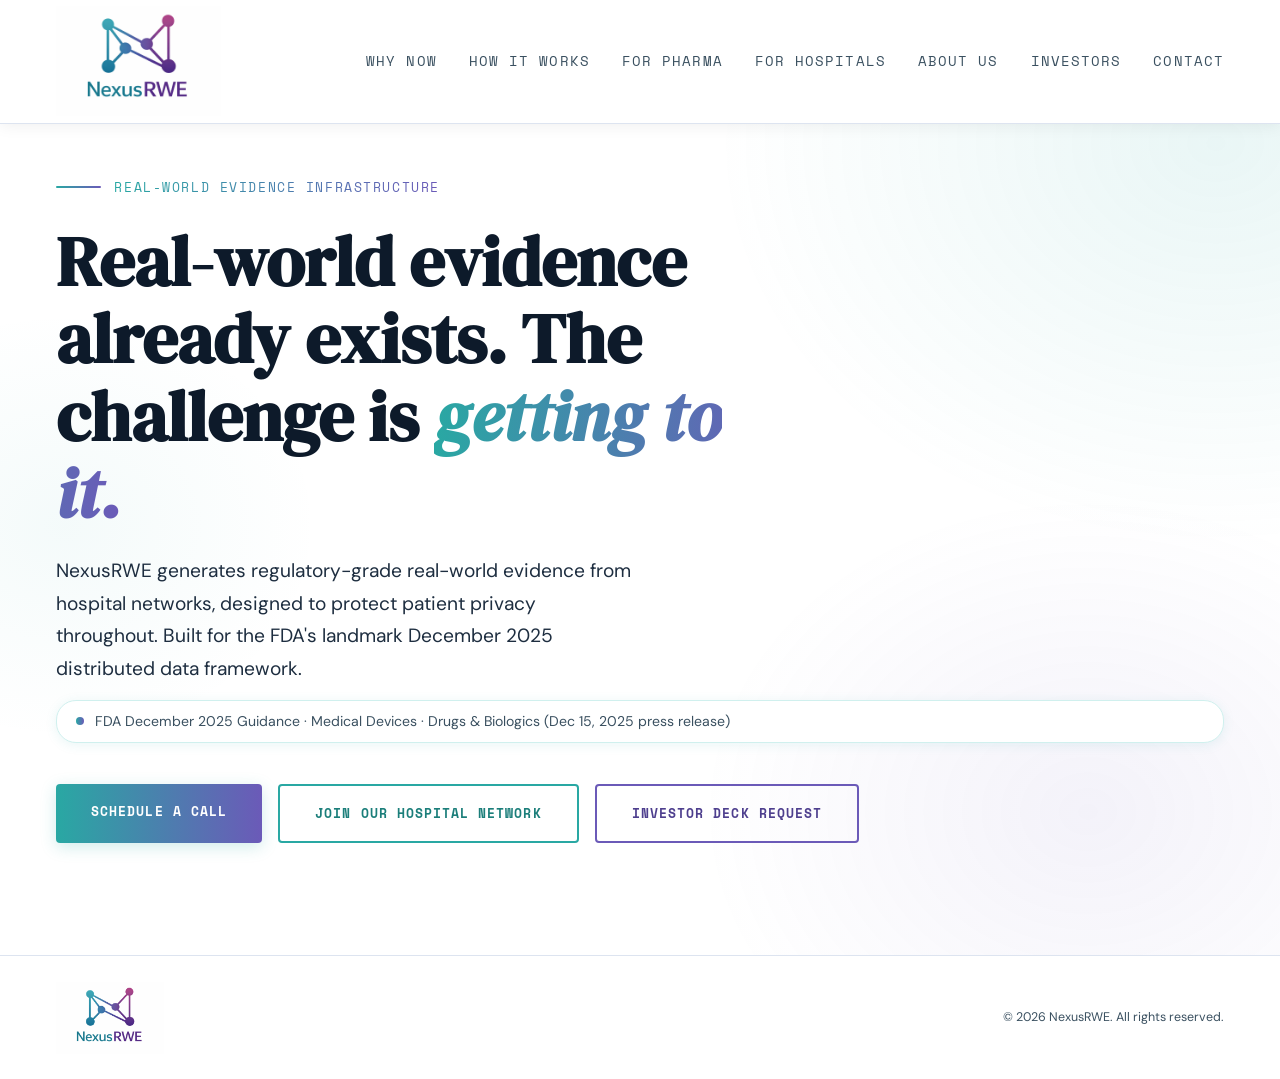
<file: index.html>
﻿<!DOCTYPE html>
<html lang="en">
<head>
<meta charset="UTF-8">
<meta name="viewport" content="width=device-width, initial-scale=1.0">
<title>NexusRWE | Federated Real-World Evidence Infrastructure for FDA Submissions</title>
<meta name="description" content="NexusRWE generates regulatory-grade real-world evidence from hospital networks without moving patient data. Federated, privacy-preserving RWE infrastructure built for the FDA's December 2025 distributed data framework.">
<meta name="keywords" content="real-world evidence, RWE, federated analytics, FDA real-world evidence, ICH M14, post-market safety study, distributed data, privacy-preserving analytics, hospital data, regulatory submissions, eCTD, CDISC, differential privacy, pharmacoepidemiology">
<meta name="author" content="NexusRWE">
<meta name="robots" content="index, follow, max-image-preview:large">
<link rel="canonical" href="https://nexusrwe.com/">

<!-- Open Graph -->
<meta property="og:type" content="website">
<meta property="og:site_name" content="NexusRWE">
<meta property="og:title" content="NexusRWE | Federated Real-World Evidence Infrastructure">
<meta property="og:description" content="Regulatory-grade real-world evidence from hospital networks without moving patient data. Built for the FDA's December 2025 distributed data framework.">
<meta property="og:url" content="https://nexusrwe.com/">
<meta property="og:image" content="https://nexusrwe.com/nexusIcon.png">
<meta property="og:image:alt" content="NexusRWE logo">
<meta property="og:locale" content="en_US">

<!-- Twitter Card -->
<meta name="twitter:card" content="summary_large_image">
<meta name="twitter:title" content="NexusRWE | Federated Real-World Evidence Infrastructure">
<meta name="twitter:description" content="Regulatory-grade real-world evidence from hospital networks without moving patient data.">
<meta name="twitter:image" content="https://nexusrwe.com/nexusIcon.png">

<!-- Theme -->
<meta name="theme-color" content="#29A8A3">

<link rel="icon" href="/favicon.png" type="image/png" sizes="32x32">
<link rel="apple-touch-icon" href="/favicon.png">
<link rel="stylesheet" href="styles.css">
<link rel="preconnect" href="https://fonts.googleapis.com">
<link href="https://fonts.googleapis.com/css2?family=DM+Serif+Display:ital@0;1&family=DM+Sans:opsz,wght@9..40,400;9..40,500;9..40,600&family=Space+Mono:wght@400;700&display=swap" rel="stylesheet">

<!-- Structured data -->
<script type="application/ld+json">
{
  "@context": "https://schema.org",
  "@type": "Organization",
  "name": "NexusRWE",
  "url": "https://nexusrwe.com/",
  "logo": "https://nexusrwe.com/nexusIcon.png",
  "description": "Federated, privacy-preserving real-world evidence infrastructure for hospital networks and life-sciences sponsors. Generates regulatory-grade RWE without moving patient data.",
  "sameAs": []
}
</script>
<script type="application/ld+json">
{
  "@context": "https://schema.org",
  "@type": "WebSite",
  "name": "NexusRWE",
  "url": "https://nexusrwe.com/"
}
</script>
<style>
@keyframes fadeUp {
  from { opacity:0; transform:translateY(20px); }
  to   { opacity:1; transform:translateY(0); }
}
.hero-eyebrow { animation:fadeUp 0.6s ease 0.1s both; }
.hero h1       { animation:fadeUp 0.6s ease 0.2s both; }
.hero .hero-sub{ animation:fadeUp 0.6s ease 0.3s both; }
.fact-badge    { animation:fadeUp 0.6s ease 0.4s both; }
.hero .cta-row { animation:fadeUp 0.6s ease 0.5s both; }
</style>
</head>
<body>
<nav>
  <div class="nav-logo"><img src="[data-uri]" alt="NexusRWE"></div>
  <div class="nav-links">
    <a href="problem.html">Why Now</a>
    <a href="how.html">How It Works</a>
    <a href="pharma.html">For Pharma</a>
    <a href="hospitals.html">For Hospitals</a>
    <a href="team.html">About Us</a>
    <a href="investors.html">Investors</a>
    <a href="contact.html">Contact</a>
  </div>
<button class="nav-hamburger" onclick="toggleNav()" aria-label="Toggle menu"><span></span><span></span><span></span></button>
</nav>

<section class="hero">
  <div class="hero-bg"></div>
  <div class="hero-eyebrow">
    <span class="grad-line"></span>
    <span class="grad-text">Real-World Evidence Infrastructure</span>
  </div>
  <h1>Real-world evidence already exists. The challenge is <em>getting to it.</em></h1>
  <p class="hero-sub">NexusRWE generates regulatory-grade real-world evidence from hospital networks, designed to protect patient privacy throughout. Built for the FDA's landmark December 2025 distributed data framework.</p>
  <div class="fact-badge">
    <span class="badge-dot"></span>
    FDA December 2025 Guidance &middot; Medical Devices &middot; Drugs &amp; Biologics (Dec 15, 2025 press release)
  </div>
  <div class="cta-row">
    <a href="contact.html" class="btn btn-grad">Schedule a Call</a>
    <a href="contact.html" class="btn btn-outline">Join Our Hospital Network</a>
    <a href="contact.html" class="btn btn-outline-purple">Investor Deck Request</a>
  </div>
</section>

<footer>
  <div class="footer-logo"><img src="[data-uri]" alt="NexusRWE"></div>
  <p>&copy; 2026 NexusRWE. All rights reserved.</p>
</footer>

<script>
function toggleNav(){var l=document.querySelector('.nav-links'),b=document.querySelector('.nav-hamburger');l.classList.toggle('open');b.classList.toggle('open');}
document.addEventListener('click',function(e){if(!document.querySelector('nav').contains(e.target)){var l=document.querySelector('.nav-links'),b=document.querySelector('.nav-hamburger');if(l){l.classList.remove('open');}if(b){b.classList.remove('open');}}});
</script>
</body>
</html>
</file>
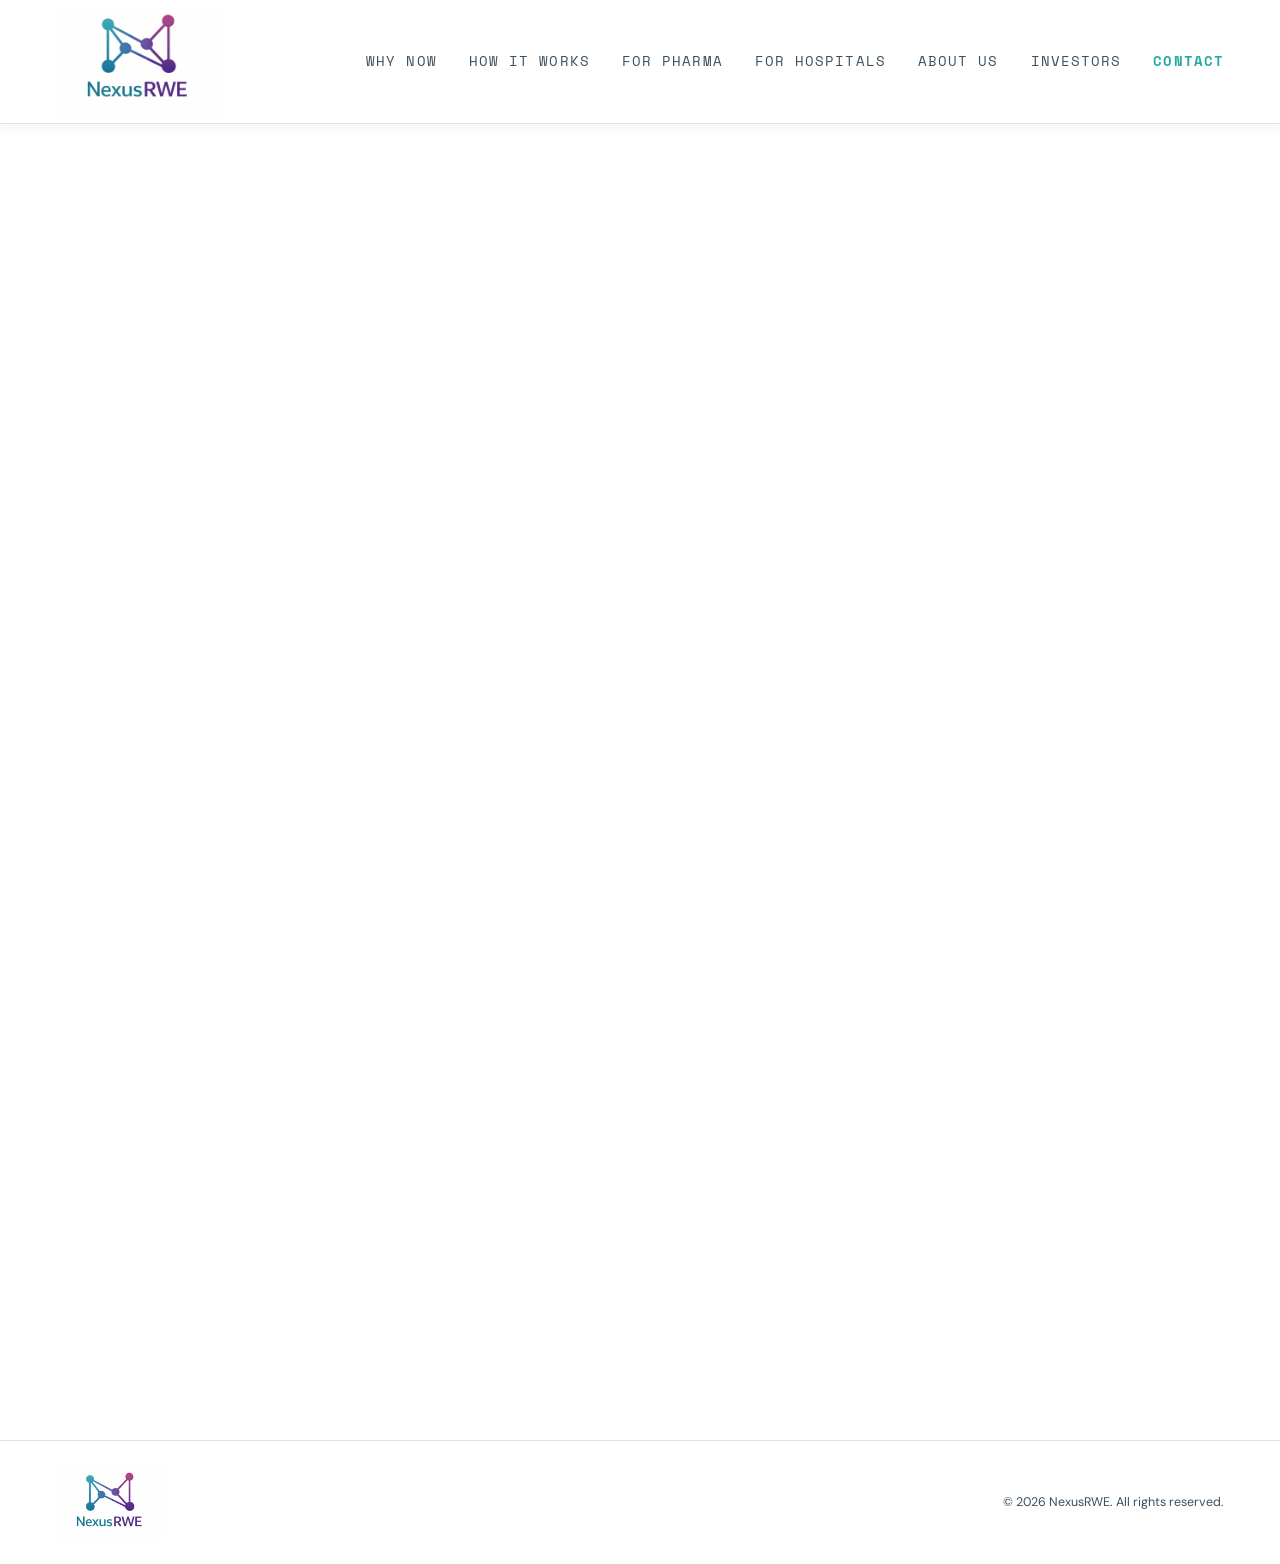
<file: contact.html>
﻿<!DOCTYPE html>
<html lang="en">
<head>
<meta charset="UTF-8">
<meta name="viewport" content="width=device-width, initial-scale=1.0">
<title>Contact NexusRWE | Schedule a Call, Hospital Network, Investor Inquiries</title>
<meta name="description" content="Get in touch with NexusRWE. Schedule a call with the team, request our investor deck, or join our hospital network.">
<meta name="robots" content="index, follow">
<link rel="canonical" href="https://nexusrwe.com/contact.html">

<!-- Open Graph -->
<meta property="og:type" content="website">
<meta property="og:site_name" content="NexusRWE">
<meta property="og:title" content="Contact NexusRWE">
<meta property="og:description" content="Schedule a call, request our investor deck, or join the NexusRWE hospital network.">
<meta property="og:url" content="https://nexusrwe.com/contact.html">
<meta property="og:image" content="https://nexusrwe.com/nexusIcon.png">
<meta property="og:image:alt" content="NexusRWE logo">
<meta property="og:locale" content="en_US">

<!-- Twitter Card -->
<meta name="twitter:card" content="summary_large_image">
<meta name="twitter:title" content="Contact NexusRWE">
<meta name="twitter:description" content="Schedule a call, request our investor deck, or join the NexusRWE hospital network.">
<meta name="twitter:image" content="https://nexusrwe.com/nexusIcon.png">

<meta name="theme-color" content="#29A8A3">
<link rel="icon" href="/favicon.png" type="image/png" sizes="32x32">
<link rel="apple-touch-icon" href="/favicon.png">
<link rel="stylesheet" href="styles.css">
<link rel="preconnect" href="https://fonts.googleapis.com">
<link href="https://fonts.googleapis.com/css2?family=DM+Serif+Display:ital@0;1&family=DM+Sans:opsz,wght@9..40,400;9..40,500;9..40,600&family=Space+Mono:wght@400;700&display=swap" rel="stylesheet">
</head>
<body>

<nav>
  <div class="nav-logo">
    <a href="index.html"><img src="nexusIcon.png" alt="NexusRWE"></a>
  </div>
  <div class="nav-links">
    <a href="problem.html">Why Now</a>
    <a href="how.html">How It Works</a>
    <a href="pharma.html">For Pharma</a>
    <a href="hospitals.html">For Hospitals</a>
    <a href="team.html">About Us</a>
    <a href="investors.html">Investors</a>
    <a href="contact.html" class="active">Contact</a>
  </div>
<button class="nav-hamburger" onclick="toggleNav()" aria-label="Toggle menu"><span></span><span></span><span></span></button>
</nav>

<section class="intro-section">
  <div class="max-w" style="max-width:800px;">
    <iframe src="https://docs.google.com/forms/d/e/1FAIpQLSemCtQKPNJPUxFO1MZWkVQ5jSc_sXXoXbgbwFjKV631k-w8hw/viewform?embedded=true" width="100%" height="1279" frameborder="0" marginheight="0" marginwidth="0" style="display:block; max-width:800px; margin:0 auto; border:none;">Loading…</iframe>
  </div>
</section>

<footer>
  <div class="footer-logo">
    <a href="index.html"><img src="nexusIcon.png" alt="NexusRWE"></a>
  </div>
  <p>&copy; 2026 NexusRWE. All rights reserved.</p>
</footer>

<script>
function toggleNav(){var l=document.querySelector('.nav-links'),b=document.querySelector('.nav-hamburger');l.classList.toggle('open');b.classList.toggle('open');}
document.addEventListener('click',function(e){if(!document.querySelector('nav').contains(e.target)){var l=document.querySelector('.nav-links'),b=document.querySelector('.nav-hamburger');if(l){l.classList.remove('open');}if(b){b.classList.remove('open');}}});
</script>
</body>
</html>
</file>
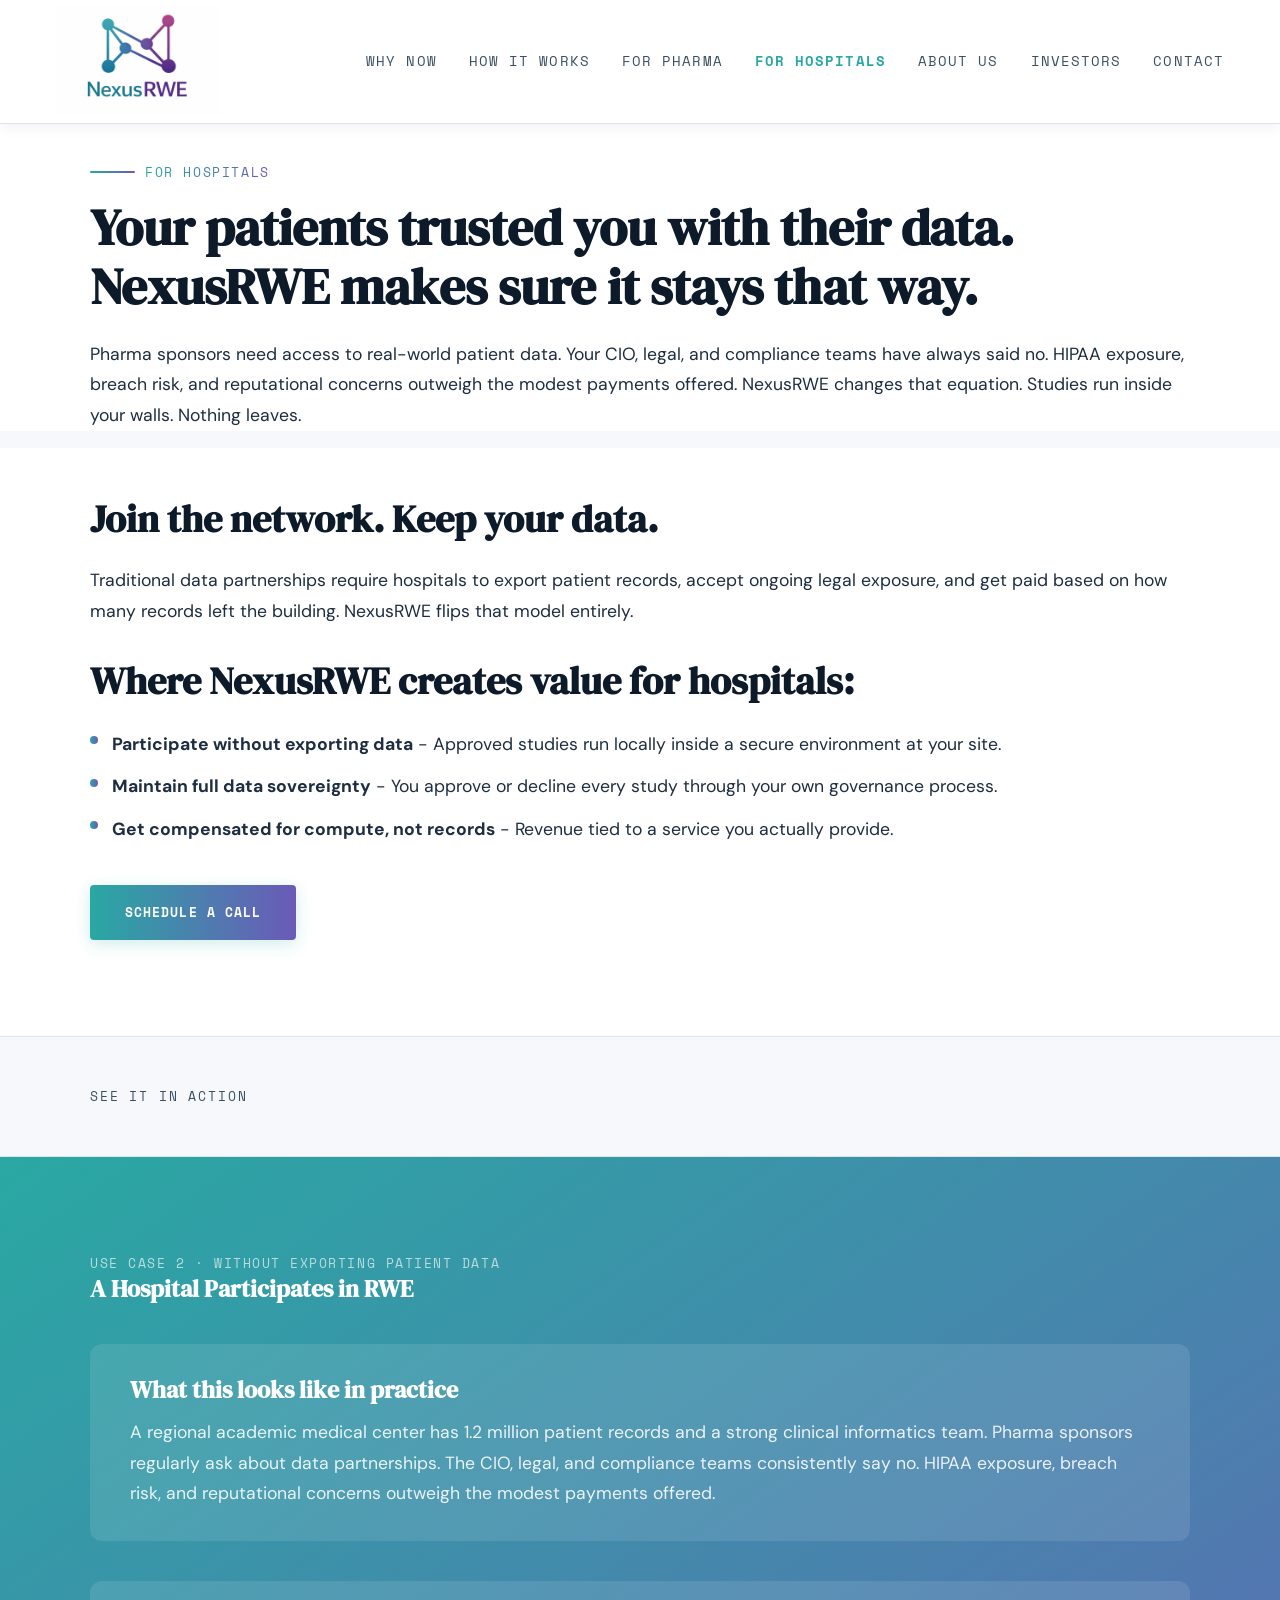
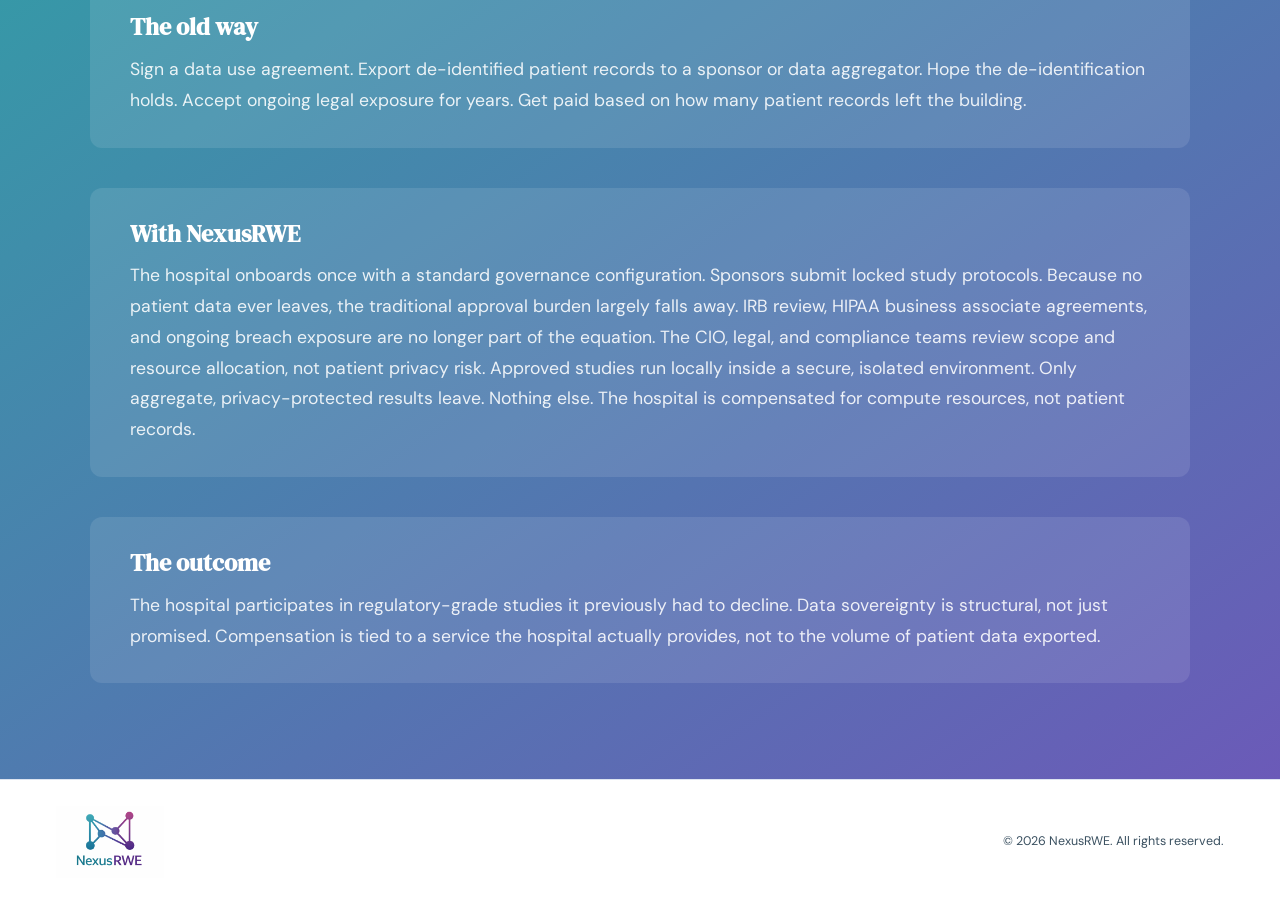
<file: hospitals.html>
﻿<!DOCTYPE html>
<html lang="en">
<head>
<meta charset="UTF-8">
<meta name="viewport" content="width=device-width, initial-scale=1.0">
<title>For Hospitals | NexusRWE</title>
<meta name="description" content="Join the NexusRWE hospital network. Participate in regulatory-grade real-world evidence studies without exporting patient data. Studies run inside your walls.">
<meta name="robots" content="index, follow">
<link rel="canonical" href="https://nexusrwe.com/hospitals.html">
<meta name="theme-color" content="#29A8A3">
<link rel="icon" href="/favicon.png" type="image/png" sizes="32x32">
<link rel="apple-touch-icon" href="/favicon.png">
<link rel="stylesheet" href="styles.css">
<link rel="preconnect" href="https://fonts.googleapis.com">
<link href="https://fonts.googleapis.com/css2?family=DM+Serif+Display:ital@0;1&family=DM+Sans:opsz,wght@9..40,400;9..40,500;9..40,600&family=Space+Mono:wght@400;700&display=swap" rel="stylesheet">
</head>
<body>

<nav>
  <div class="nav-logo">
    <a href="index.html"><img src="nexusIcon.png" alt="NexusRWE"></a>
  </div>
  <div class="nav-links">
    <a href="problem.html">Why Now</a>
    <a href="how.html">How It Works</a>
    <a href="pharma.html">For Pharma</a>
    <a href="hospitals.html" class="active">For Hospitals</a>
    <a href="team.html">About Us</a>
    <a href="investors.html">Investors</a>
    <a href="contact.html">Contact</a>
  </div>
<button class="nav-hamburger" onclick="toggleNav()" aria-label="Toggle menu"><span></span><span></span><span></span></button>
</nav>

<section class="intro-section">
  <div class="max-w">
    <div class="section-label">
      <span class="grad-line"></span><span class="grad-text">For Hospitals</span>
    </div>
    <h1>Your patients trusted you with their data. NexusRWE makes sure it stays that way.</h1>
    <p>Pharma sponsors need access to real-world patient data. Your CIO, legal, and compliance teams have always said no. HIPAA exposure, breach risk, and reputational concerns outweigh the modest payments offered. NexusRWE changes that equation. Studies run inside your walls. Nothing leaves.</p>
  </div>
</section>

<section class="main-section">
  <div class="max-w">
    <h2>Join the network. Keep your data.</h2>
    <p>Traditional data partnerships require hospitals to export patient records, accept ongoing legal exposure, and get paid based on how many records left the building. NexusRWE flips that model entirely.</p>

    <h2>Where NexusRWE creates value for hospitals:</h2>
    <div class="use-case-list">
      <div class="use-case-item"><span class="uc-dot"></span><div><strong>Participate without exporting data</strong> - Approved studies run locally inside a secure environment at your site.</div></div>
      <div class="use-case-item"><span class="uc-dot"></span><div><strong>Maintain full data sovereignty</strong> - You approve or decline every study through your own governance process.</div></div>
      <div class="use-case-item"><span class="uc-dot"></span><div><strong>Get compensated for compute, not records</strong> - Revenue tied to a service you actually provide.</div></div>
    </div>

    <a href="contact.html" class="btn btn-grad">Schedule a Call</a>
  </div>
</section>

<div class="divider-section">
  <div class="max-w"><p>See it in action</p></div>
</div>

<section class="use-case-section">
  <div class="max-w">
    <p class="eyebrow">Use Case 2 &middot; Without Exporting Patient Data</p>
    <h3>A Hospital Participates in RWE</h3>

    <div class="uc-block">
      <h3>What this looks like in practice</h3>
      <p>A regional academic medical center has 1.2 million patient records and a strong clinical informatics team. Pharma sponsors regularly ask about data partnerships. The CIO, legal, and compliance teams consistently say no. HIPAA exposure, breach risk, and reputational concerns outweigh the modest payments offered.</p>
    </div>

    <div class="uc-block">
      <h3>The old way</h3>
      <p>Sign a data use agreement. Export de-identified patient records to a sponsor or data aggregator. Hope the de-identification holds. Accept ongoing legal exposure for years. Get paid based on how many patient records left the building.</p>
    </div>

    <div class="uc-block">
      <h3>With NexusRWE</h3>
      <p>The hospital onboards once with a standard governance configuration. Sponsors submit locked study protocols. Because no patient data ever leaves, the traditional approval burden largely falls away. IRB review, HIPAA business associate agreements, and ongoing breach exposure are no longer part of the equation. The CIO, legal, and compliance teams review scope and resource allocation, not patient privacy risk. Approved studies run locally inside a secure, isolated environment. Only aggregate, privacy-protected results leave. Nothing else. The hospital is compensated for compute resources, not patient records.</p>
    </div>

    <div class="uc-block">
      <h3>The outcome</h3>
      <p>The hospital participates in regulatory-grade studies it previously had to decline. Data sovereignty is structural, not just promised. Compensation is tied to a service the hospital actually provides, not to the volume of patient data exported.</p>
    </div>
  </div>
</section>

<footer>
  <div class="footer-logo">
    <a href="index.html"><img src="nexusIcon.png" alt="NexusRWE"></a>
  </div>
  <p>&copy; 2026 NexusRWE. All rights reserved.</p>
</footer>

<script>
function toggleNav(){var l=document.querySelector('.nav-links'),b=document.querySelector('.nav-hamburger');l.classList.toggle('open');b.classList.toggle('open');}
document.addEventListener('click',function(e){if(!document.querySelector('nav').contains(e.target)){var l=document.querySelector('.nav-links'),b=document.querySelector('.nav-hamburger');if(l){l.classList.remove('open');}if(b){b.classList.remove('open');}}});
</script>
</body>
</html>
</file>
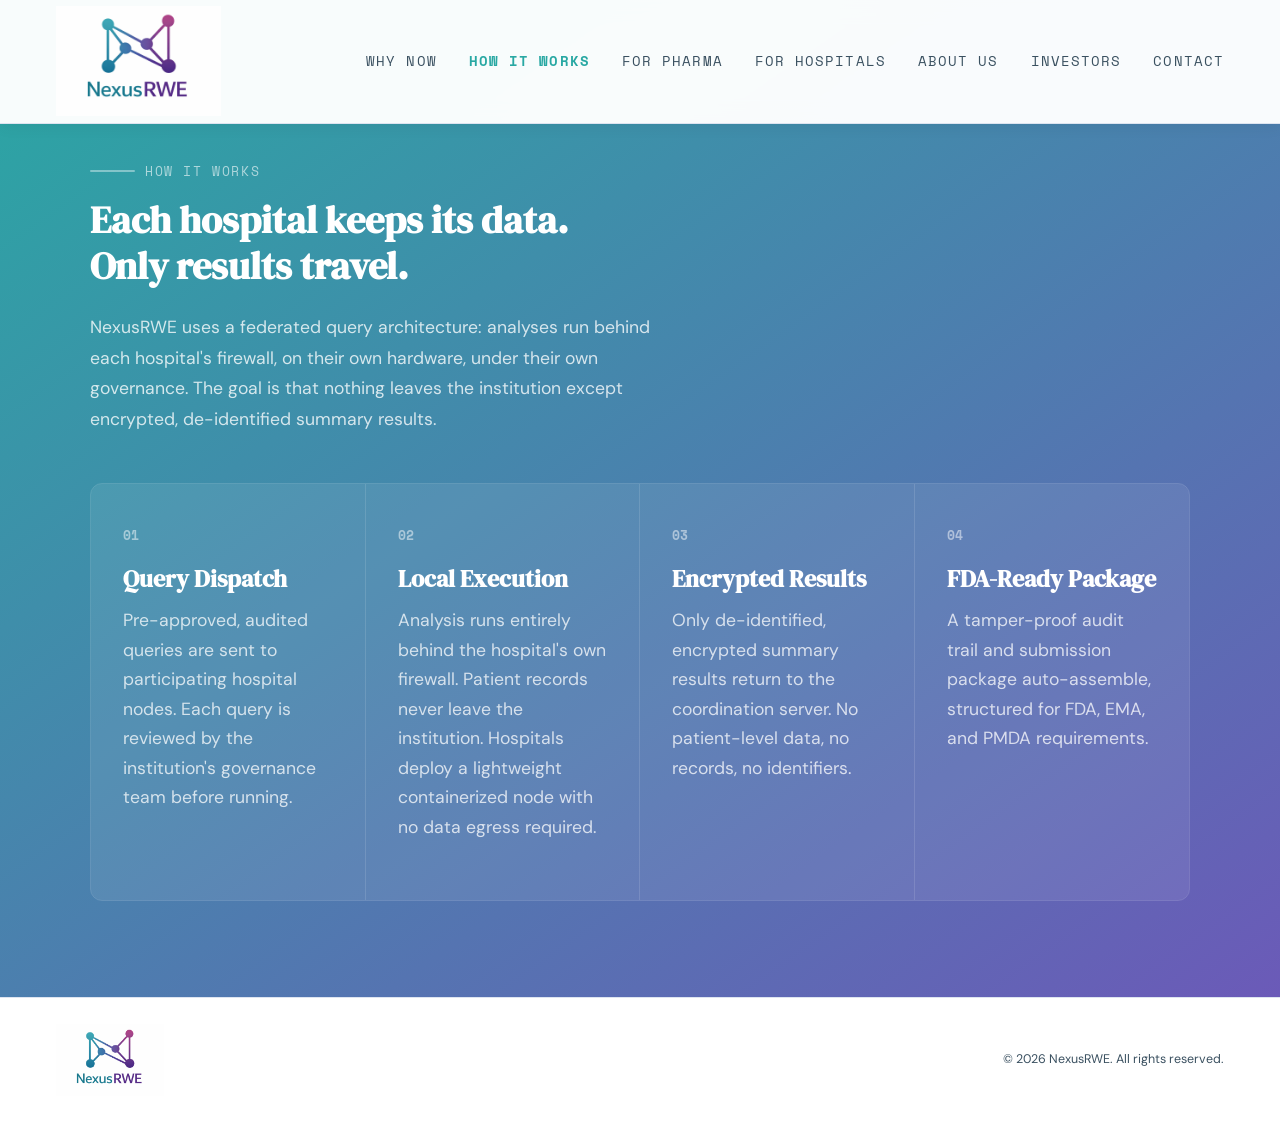
<file: how.html>
﻿<!DOCTYPE html>
<html lang="en">
<head>
<meta charset="UTF-8">
<meta name="viewport" content="width=device-width, initial-scale=1.0">
<title>How It Works | NexusRWE</title>
<meta name="description" content="NexusRWE uses federated query architecture. Analyses run behind each hospital's firewall. Only encrypted, de-identified results travel. Each hospital keeps its data.">
<meta name="robots" content="index, follow">
<link rel="canonical" href="https://nexusrwe.com/how.html">
<meta name="theme-color" content="#29A8A3">
<link rel="icon" href="/favicon.png" type="image/png" sizes="32x32">
<link rel="apple-touch-icon" href="/favicon.png">
<link rel="stylesheet" href="styles.css">
<link rel="preconnect" href="https://fonts.googleapis.com">
<link href="https://fonts.googleapis.com/css2?family=DM+Serif+Display:ital@0;1&family=DM+Sans:opsz,wght@9..40,400;9..40,500;9..40,600&family=Space+Mono:wght@400;700&display=swap" rel="stylesheet">
</head>
<body>

<nav>
  <div class="nav-logo">
    <a href="index.html"><img src="nexusIcon.png" alt="NexusRWE"></a>
  </div>
  <div class="nav-links">
    <a href="problem.html">Why Now</a>
    <a href="how.html" class="active">How It Works</a>
    <a href="pharma.html">For Pharma</a>
    <a href="hospitals.html">For Hospitals</a>
    <a href="team.html">About Us</a>
    <a href="investors.html">Investors</a>
    <a href="contact.html">Contact</a>
  </div>
<button class="nav-hamburger" onclick="toggleNav()" aria-label="Toggle menu"><span></span><span></span><span></span></button>
</nav>

<section class="how" id="how">
  <div class="max-w">
    <div class="section-label">
      <span class="grad-line" style="background:rgba(255,255,255,0.4);"></span>
      <span style="color:rgba(255,255,255,0.6); font-family:'Space Mono',monospace; font-size:0.82rem; letter-spacing:0.12em; text-transform:uppercase;">How It Works</span>
    </div>
    <h2>Each hospital keeps its data.<br>Only results travel.</h2>
    <p class="how-lead">NexusRWE uses a federated query architecture: analyses run behind each hospital's firewall, on their own hardware, under their own governance. The goal is that nothing leaves the institution except encrypted, de-identified summary results.</p>
    <div class="steps">
      <div class="step">
        <div class="step-num">01</div>
        <h3>Query Dispatch</h3>
        <p>Pre-approved, audited queries are sent to participating hospital nodes. Each query is reviewed by the institution's governance team before running.</p>
      </div>
      <div class="step">
        <div class="step-num">02</div>
        <h3>Local Execution</h3>
        <p>Analysis runs entirely behind the hospital's own firewall. Patient records never leave the institution. Hospitals deploy a lightweight containerized node with no data egress required.</p>
      </div>
      <div class="step">
        <div class="step-num">03</div>
        <h3>Encrypted Results</h3>
        <p>Only de-identified, encrypted summary results return to the coordination server. No patient-level data, no records, no identifiers.</p>
      </div>
      <div class="step">
        <div class="step-num">04</div>
        <h3>FDA-Ready Package</h3>
        <p>A tamper-proof audit trail and submission package auto-assemble, structured for FDA, EMA, and PMDA requirements.</p>
      </div>
    </div>
  </div>
</section>

<footer>
  <div class="footer-logo">
    <a href="index.html"><img src="nexusIcon.png" alt="NexusRWE"></a>
  </div>
  <p>&copy; 2026 NexusRWE. All rights reserved.</p>
</footer>

<script>
function toggleNav(){var l=document.querySelector('.nav-links'),b=document.querySelector('.nav-hamburger');l.classList.toggle('open');b.classList.toggle('open');}
document.addEventListener('click',function(e){if(!document.querySelector('nav').contains(e.target)){var l=document.querySelector('.nav-links'),b=document.querySelector('.nav-hamburger');if(l){l.classList.remove('open');}if(b){b.classList.remove('open');}}});
</script>
</body>
</html>
</file>
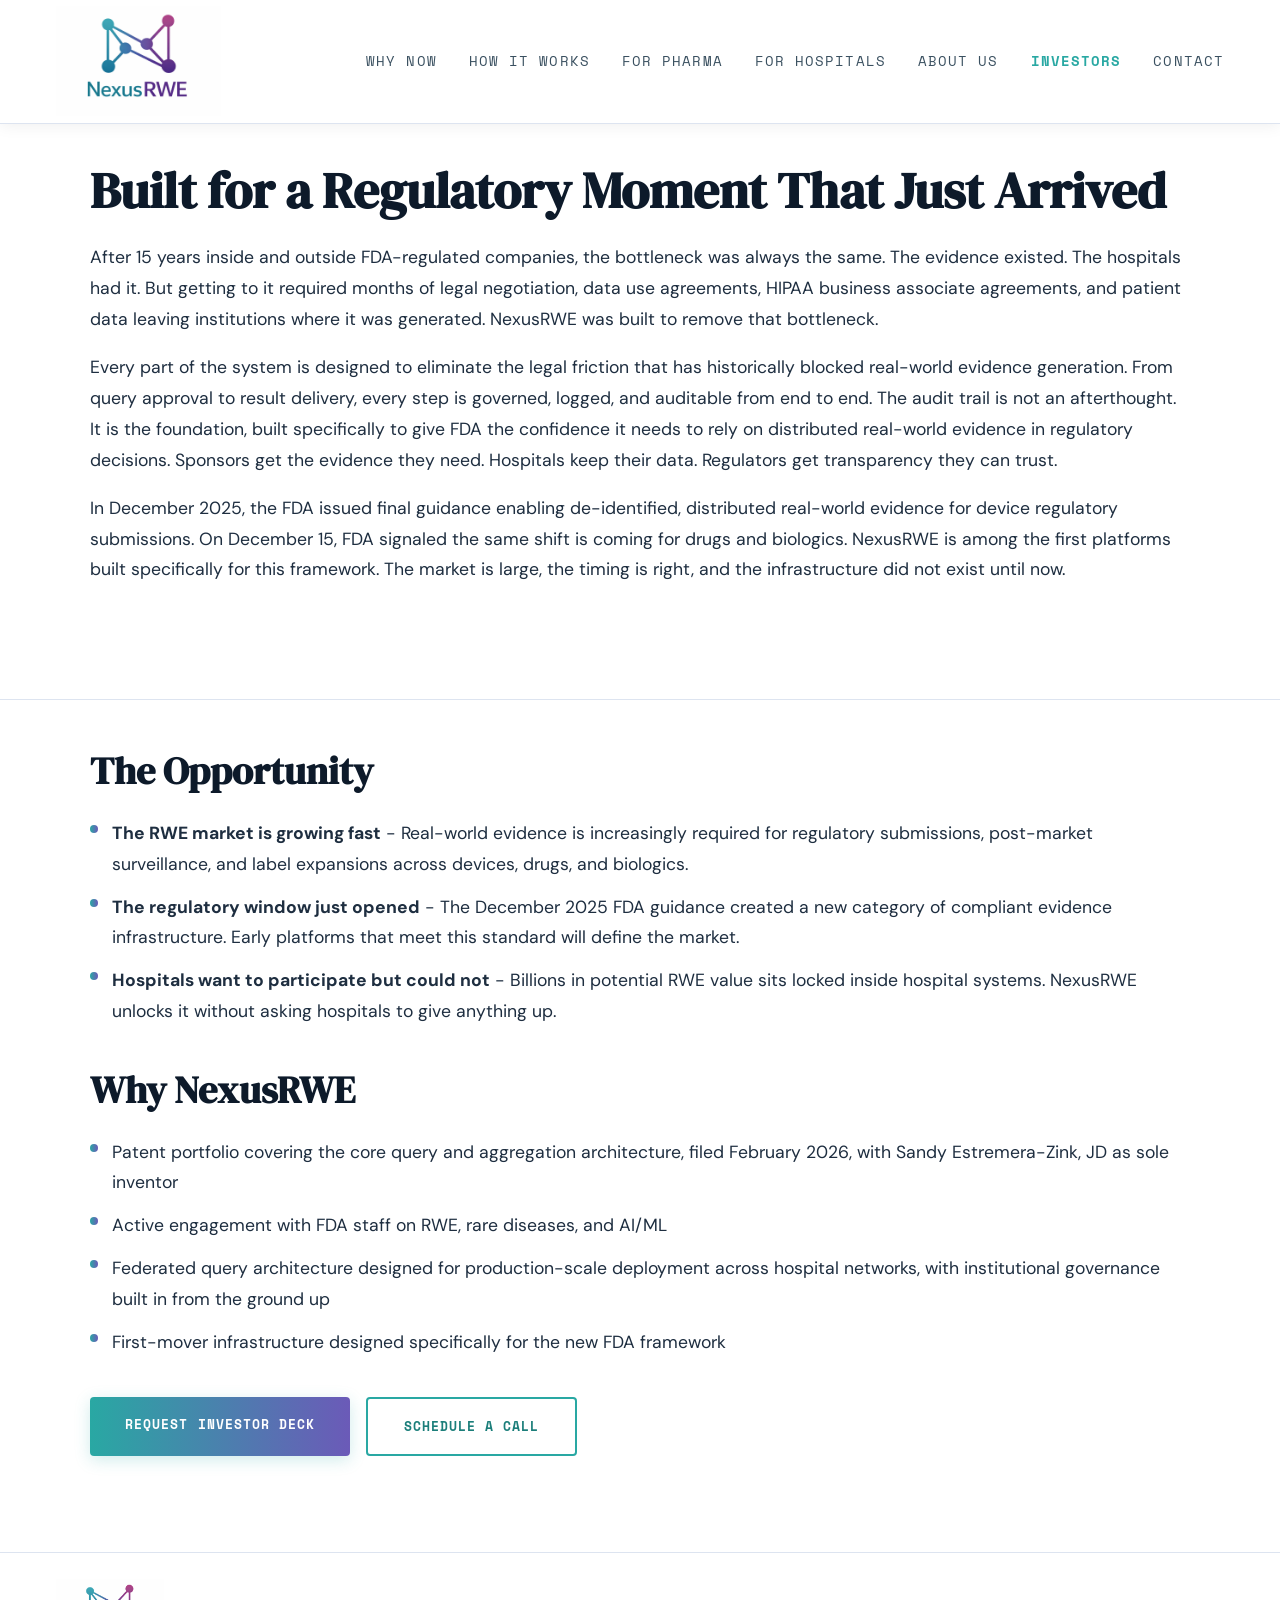
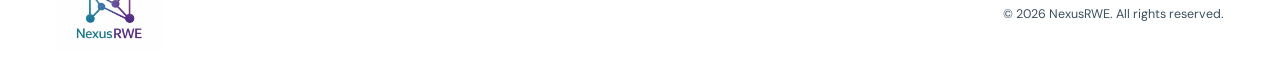
<file: investors.html>
﻿<!DOCTYPE html>
<html lang="en">
<head>
<meta charset="UTF-8">
<meta name="viewport" content="width=device-width, initial-scale=1.0">
<title>Investors | NexusRWE</title>
<meta name="description" content="NexusRWE is among the first platforms built for the FDA's December 2025 real-world evidence framework. Request our investor deck.">
<meta name="robots" content="index, follow">
<link rel="canonical" href="https://nexusrwe.com/investors.html">
<meta name="theme-color" content="#29A8A3">
<link rel="icon" href="/favicon.png" type="image/png" sizes="32x32">
<link rel="apple-touch-icon" href="/favicon.png">
<link rel="stylesheet" href="styles.css">
<link rel="preconnect" href="https://fonts.googleapis.com">
<link href="https://fonts.googleapis.com/css2?family=DM+Serif+Display:ital@0;1&family=DM+Sans:opsz,wght@9..40,400;9..40,500;9..40,600&family=Space+Mono:wght@400;700&display=swap" rel="stylesheet">
</head>
<body>

<nav>
  <div class="nav-logo">
    <a href="index.html"><img src="nexusIcon.png" alt="NexusRWE"></a>
  </div>
  <div class="nav-links">
    <a href="problem.html">Why Now</a>
    <a href="how.html">How It Works</a>
    <a href="pharma.html">For Pharma</a>
    <a href="hospitals.html">For Hospitals</a>
    <a href="team.html">About Us</a>
    <a href="investors.html" class="active">Investors</a>
    <a href="contact.html">Contact</a>
  </div>
<button class="nav-hamburger" onclick="toggleNav()" aria-label="Toggle menu"><span></span><span></span><span></span></button>
</nav>

<section class="story-section">
  <div class="max-w">
    <h1>Built for a Regulatory Moment That Just Arrived</h1>
    <p>After 15 years inside and outside FDA-regulated companies, the bottleneck was always the same. The evidence existed. The hospitals had it. But getting to it required months of legal negotiation, data use agreements, HIPAA business associate agreements, and patient data leaving institutions where it was generated. NexusRWE was built to remove that bottleneck.</p>
    <p>Every part of the system is designed to eliminate the legal friction that has historically blocked real-world evidence generation. From query approval to result delivery, every step is governed, logged, and auditable from end to end. The audit trail is not an afterthought. It is the foundation, built specifically to give FDA the confidence it needs to rely on distributed real-world evidence in regulatory decisions. Sponsors get the evidence they need. Hospitals keep their data. Regulators get transparency they can trust.</p>
    <p>In December 2025, the FDA issued final guidance enabling de-identified, distributed real-world evidence for device regulatory submissions. On December 15, FDA signaled the same shift is coming for drugs and biologics. NexusRWE is among the first platforms built specifically for this framework. The market is large, the timing is right, and the infrastructure did not exist until now.</p>
  </div>
</section>

<section class="main-section" style="border-top:1px solid var(--border)">
  <div class="max-w">
    <h2>The Opportunity</h2>
    <div class="use-case-list">
      <div class="use-case-item"><span class="uc-dot"></span><div><strong>The RWE market is growing fast</strong> - Real-world evidence is increasingly required for regulatory submissions, post-market surveillance, and label expansions across devices, drugs, and biologics.</div></div>
      <div class="use-case-item"><span class="uc-dot"></span><div><strong>The regulatory window just opened</strong> - The December 2025 FDA guidance created a new category of compliant evidence infrastructure. Early platforms that meet this standard will define the market.</div></div>
      <div class="use-case-item"><span class="uc-dot"></span><div><strong>Hospitals want to participate but could not</strong> - Billions in potential RWE value sits locked inside hospital systems. NexusRWE unlocks it without asking hospitals to give anything up.</div></div>
    </div>

    <h2>Why NexusRWE</h2>
    <div class="use-case-list">
      <div class="use-case-item"><span class="uc-dot"></span><div>Patent portfolio covering the core query and aggregation architecture, filed February 2026, with Sandy Estremera-Zink, JD as sole inventor</div></div>
      <div class="use-case-item"><span class="uc-dot"></span><div>Active engagement with FDA staff on RWE, rare diseases, and AI/ML</div></div>
      <div class="use-case-item"><span class="uc-dot"></span><div>Federated query architecture designed for production-scale deployment across hospital networks, with institutional governance built in from the ground up</div></div>
      <div class="use-case-item"><span class="uc-dot"></span><div>First-mover infrastructure designed specifically for the new FDA framework</div></div>
    </div>

    <div class="cta-row">
      <a href="contact.html" class="btn btn-grad">Request Investor Deck</a>
      <a href="contact.html" class="btn btn-outline">Schedule a Call</a>
    </div>
  </div>
</section>

<footer>
  <div class="footer-logo">
    <a href="index.html"><img src="nexusIcon.png" alt="NexusRWE"></a>
  </div>
  <p>&copy; 2026 NexusRWE. All rights reserved.</p>
</footer>

<script>
function toggleNav(){var l=document.querySelector('.nav-links'),b=document.querySelector('.nav-hamburger');l.classList.toggle('open');b.classList.toggle('open');}
document.addEventListener('click',function(e){if(!document.querySelector('nav').contains(e.target)){var l=document.querySelector('.nav-links'),b=document.querySelector('.nav-hamburger');if(l){l.classList.remove('open');}if(b){b.classList.remove('open');}}});
</script>
</body>
</html>
</file>
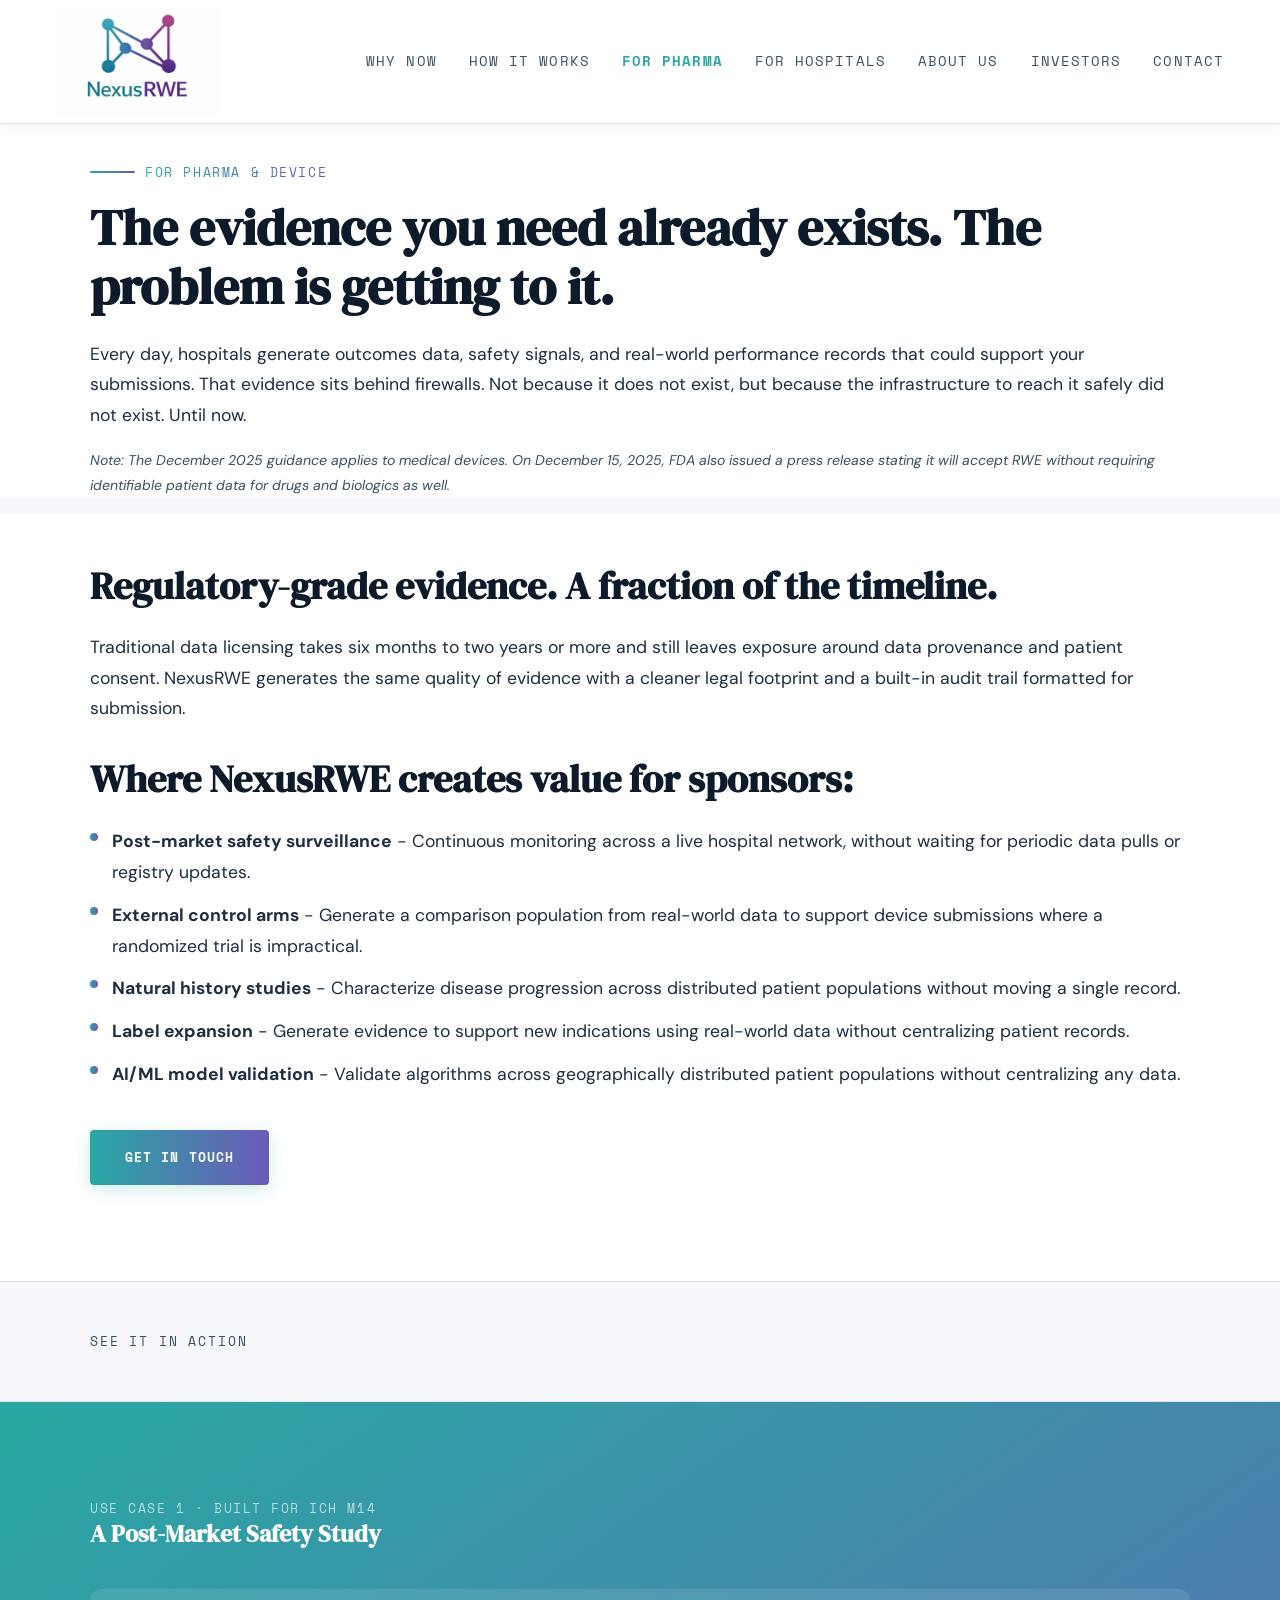
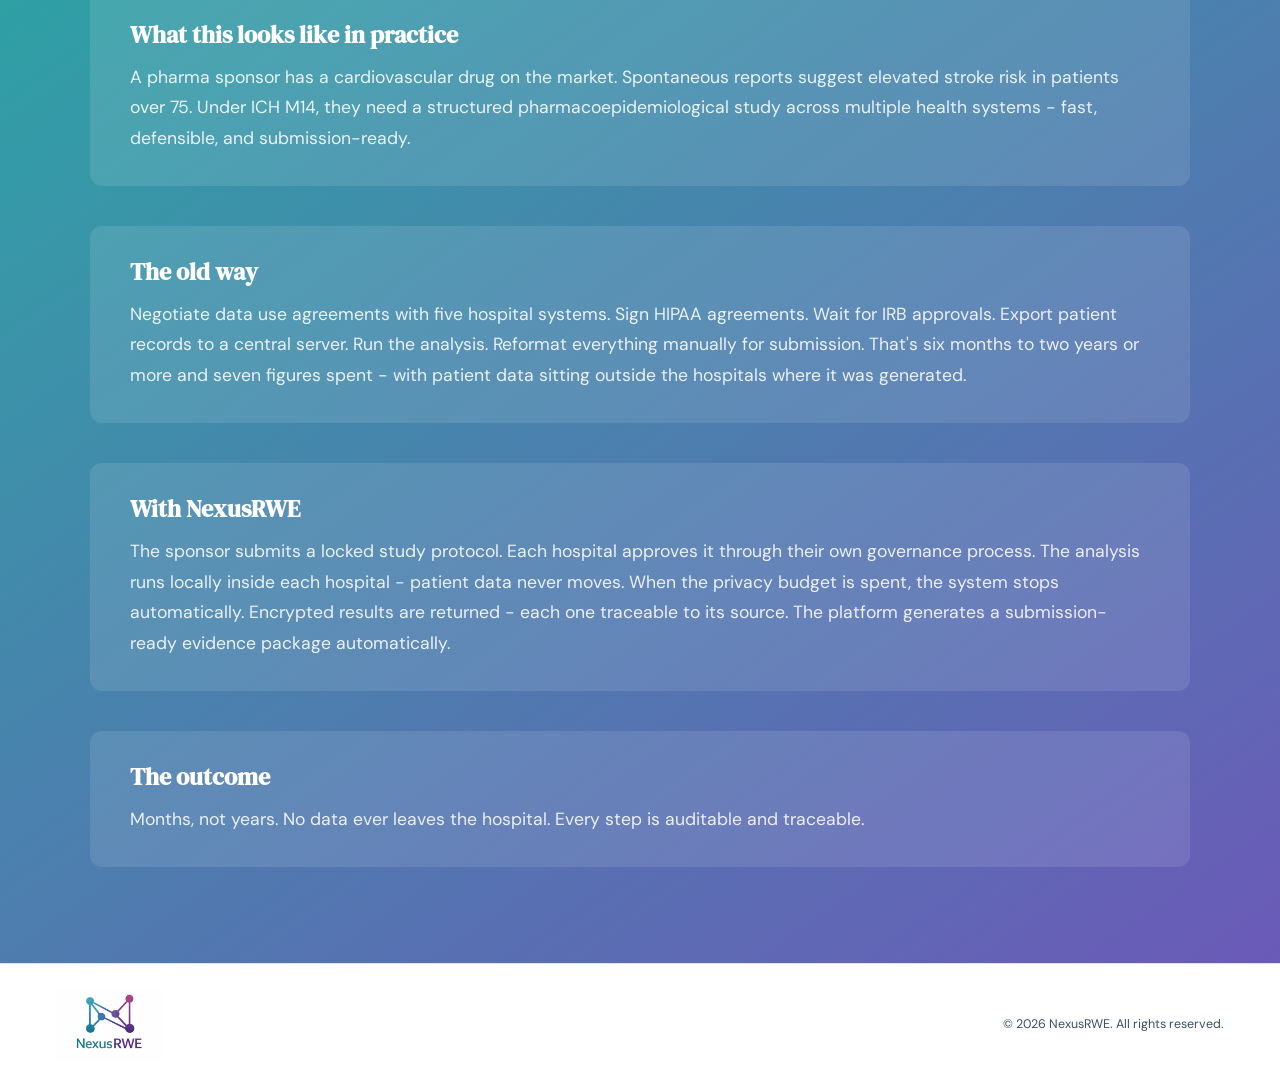
<file: pharma.html>
﻿<!DOCTYPE html>
<html lang="en">
<head>
<meta charset="UTF-8">
<meta name="viewport" content="width=device-width, initial-scale=1.0">
<title>For Pharma &amp; Device | NexusRWE</title>
<meta name="description" content="NexusRWE generates regulatory-grade real-world evidence from hospital networks without moving patient data. Built for pharma and medical device sponsors.">
<meta name="robots" content="index, follow">
<link rel="canonical" href="https://nexusrwe.com/pharma.html">
<meta name="theme-color" content="#29A8A3">
<link rel="icon" href="/favicon.png" type="image/png" sizes="32x32">
<link rel="apple-touch-icon" href="/favicon.png">
<link rel="stylesheet" href="styles.css">
<link rel="preconnect" href="https://fonts.googleapis.com">
<link href="https://fonts.googleapis.com/css2?family=DM+Serif+Display:ital@0;1&family=DM+Sans:opsz,wght@9..40,400;9..40,500;9..40,600&family=Space+Mono:wght@400;700&display=swap" rel="stylesheet">
</head>
<body>

<nav>
  <div class="nav-logo">
    <a href="index.html"><img src="nexusIcon.png" alt="NexusRWE"></a>
  </div>
  <div class="nav-links">
    <a href="problem.html">Why Now</a>
    <a href="how.html">How It Works</a>
    <a href="pharma.html" class="active">For Pharma</a>
    <a href="hospitals.html">For Hospitals</a>
    <a href="team.html">About Us</a>
    <a href="investors.html">Investors</a>
    <a href="contact.html">Contact</a>
  </div>
<button class="nav-hamburger" onclick="toggleNav()" aria-label="Toggle menu"><span></span><span></span><span></span></button>
</nav>

<section class="intro-section">
  <div class="max-w">
    <div class="section-label">
      <span class="grad-line"></span><span class="grad-text">For Pharma &amp; Device</span>
    </div>
    <h1>The evidence you need already exists. The problem is getting to it.</h1>
    <p>Every day, hospitals generate outcomes data, safety signals, and real-world performance records that could support your submissions. That evidence sits behind firewalls. Not because it does not exist, but because the infrastructure to reach it safely did not exist. Until now.</p>
    <p style="font-size:0.88rem; color:var(--text-3); margin-top:0.5rem; font-style:italic;">Note: The December 2025 guidance applies to medical devices. On December 15, 2025, FDA also issued a press release stating it will accept RWE without requiring identifiable patient data for drugs and biologics as well.</p>
  </div>
</section>

<section class="main-section">
  <div class="max-w">
    <h2>Regulatory-grade evidence. A fraction of the timeline.</h2>
    <p>Traditional data licensing takes six months to two years or more and still leaves exposure around data provenance and patient consent. NexusRWE generates the same quality of evidence with a cleaner legal footprint and a built-in audit trail formatted for submission.</p>

    <h2>Where NexusRWE creates value for sponsors:</h2>
    <div class="use-case-list">
      <div class="use-case-item"><span class="uc-dot"></span><div><strong>Post-market safety surveillance</strong> - Continuous monitoring across a live hospital network, without waiting for periodic data pulls or registry updates.</div></div>
      <div class="use-case-item"><span class="uc-dot"></span><div><strong>External control arms</strong> - Generate a comparison population from real-world data to support device submissions where a randomized trial is impractical.</div></div>
      <div class="use-case-item"><span class="uc-dot"></span><div><strong>Natural history studies</strong> - Characterize disease progression across distributed patient populations without moving a single record.</div></div>
      <div class="use-case-item"><span class="uc-dot"></span><div><strong>Label expansion</strong> - Generate evidence to support new indications using real-world data without centralizing patient records.</div></div>
      <div class="use-case-item"><span class="uc-dot"></span><div><strong>AI/ML model validation</strong> - Validate algorithms across geographically distributed patient populations without centralizing any data.</div></div>
    </div>

    <a href="contact.html" class="btn btn-grad">Get In Touch</a>
  </div>
</section>

<div class="divider-section">
  <div class="max-w"><p>See it in action</p></div>
</div>

<section class="use-case-section">
  <div class="max-w">
    <p class="eyebrow">Use Case 1 &middot; Built for ICH M14</p>
    <h3>A Post-Market Safety Study</h3>

    <div class="uc-block">
      <h3>What this looks like in practice</h3>
      <p>A pharma sponsor has a cardiovascular drug on the market. Spontaneous reports suggest elevated stroke risk in patients over 75. Under ICH M14, they need a structured pharmacoepidemiological study across multiple health systems - fast, defensible, and submission-ready.</p>
    </div>

    <div class="uc-block">
      <h3>The old way</h3>
      <p>Negotiate data use agreements with five hospital systems. Sign HIPAA agreements. Wait for IRB approvals. Export patient records to a central server. Run the analysis. Reformat everything manually for submission. That's six months to two years or more and seven figures spent - with patient data sitting outside the hospitals where it was generated.</p>
    </div>

    <div class="uc-block">
      <h3>With NexusRWE</h3>
      <p>The sponsor submits a locked study protocol. Each hospital approves it through their own governance process. The analysis runs locally inside each hospital - patient data never moves. When the privacy budget is spent, the system stops automatically. Encrypted results are returned - each one traceable to its source. The platform generates a submission-ready evidence package automatically.</p>
    </div>

    <div class="uc-block">
      <h3>The outcome</h3>
      <p>Months, not years. No data ever leaves the hospital. Every step is auditable and traceable.</p>
    </div>
  </div>
</section>

<footer>
  <div class="footer-logo">
    <a href="index.html"><img src="nexusIcon.png" alt="NexusRWE"></a>
  </div>
  <p>&copy; 2026 NexusRWE. All rights reserved.</p>
</footer>

<script>
function toggleNav(){var l=document.querySelector('.nav-links'),b=document.querySelector('.nav-hamburger');l.classList.toggle('open');b.classList.toggle('open');}
document.addEventListener('click',function(e){if(!document.querySelector('nav').contains(e.target)){var l=document.querySelector('.nav-links'),b=document.querySelector('.nav-hamburger');if(l){l.classList.remove('open');}if(b){b.classList.remove('open');}}});
</script>
</body>
</html>
</file>
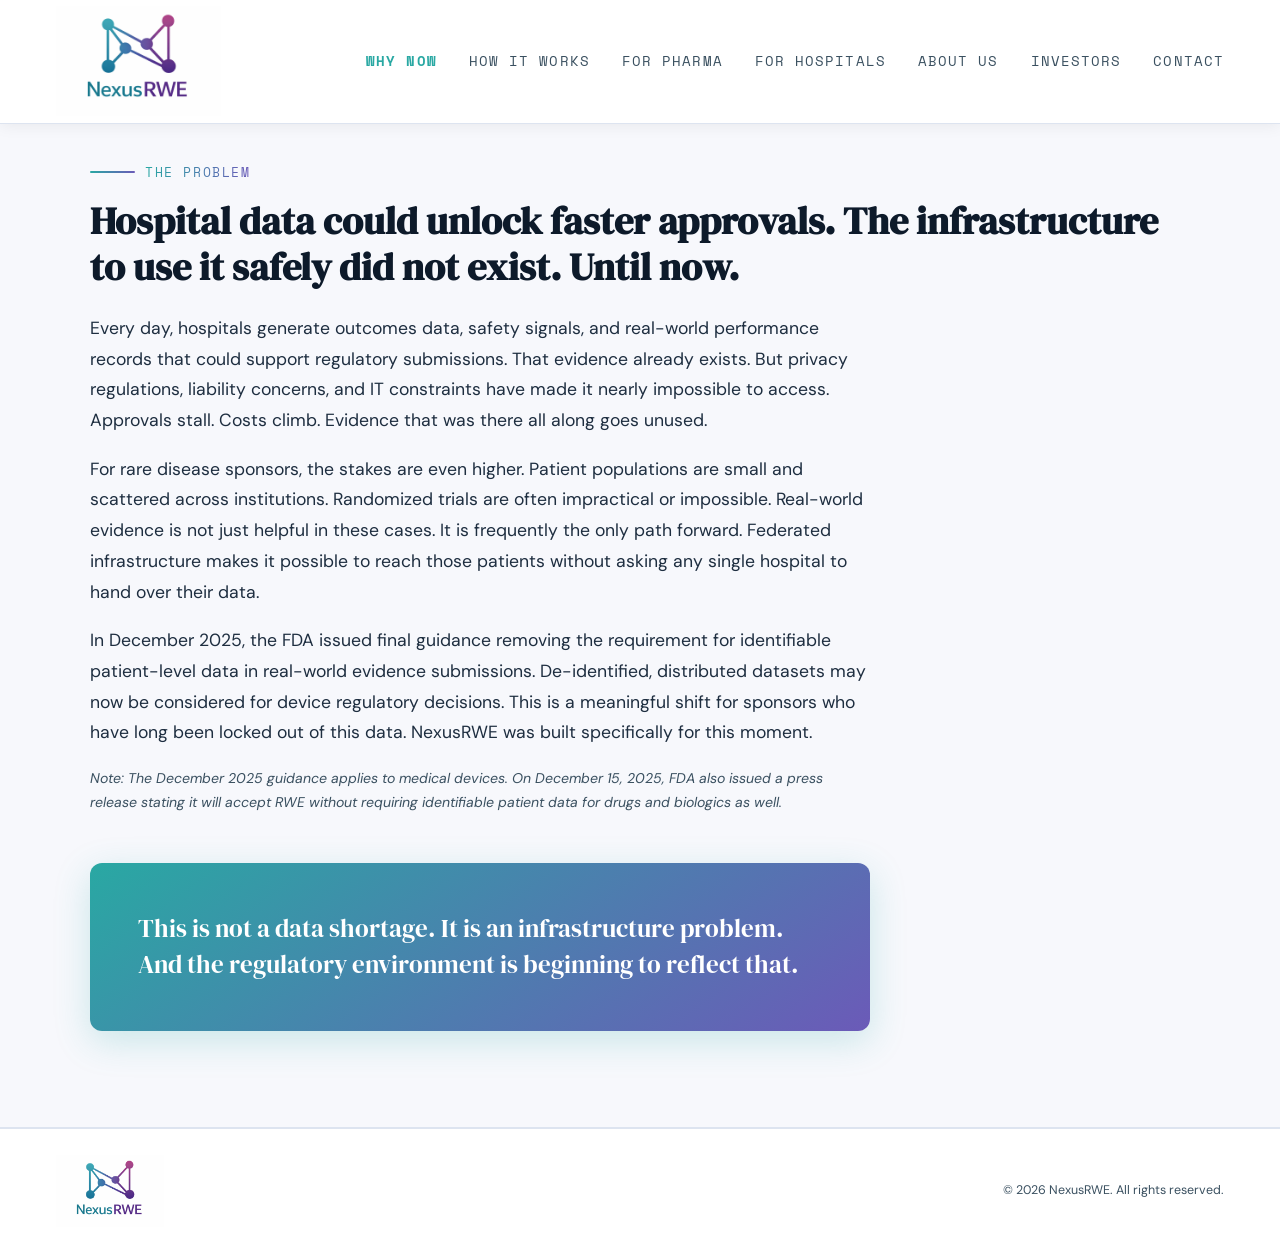
<file: problem.html>
﻿<!DOCTYPE html>
<html lang="en">
<head>
<meta charset="UTF-8">
<meta name="viewport" content="width=device-width, initial-scale=1.0">
<title>The Problem | NexusRWE</title>
<meta name="description" content="Hospital data could unlock faster approvals. NexusRWE solves the infrastructure problem that has kept real-world evidence out of regulatory submissions.">
<meta name="robots" content="index, follow">
<link rel="canonical" href="https://nexusrwe.com/problem.html">
<meta name="theme-color" content="#29A8A3">
<link rel="icon" href="/favicon.png" type="image/png" sizes="32x32">
<link rel="apple-touch-icon" href="/favicon.png">
<link rel="stylesheet" href="styles.css">
<link rel="preconnect" href="https://fonts.googleapis.com">
<link href="https://fonts.googleapis.com/css2?family=DM+Serif+Display:ital@0;1&family=DM+Sans:opsz,wght@9..40,400;9..40,500;9..40,600&family=Space+Mono:wght@400;700&display=swap" rel="stylesheet">
</head>
<body>

<nav>
  <div class="nav-logo">
    <a href="index.html"><img src="nexusIcon.png" alt="NexusRWE"></a>
  </div>
  <div class="nav-links">
    <a href="problem.html" class="active">Why Now</a>
    <a href="how.html">How It Works</a>
    <a href="pharma.html">For Pharma</a>
    <a href="hospitals.html">For Hospitals</a>
    <a href="team.html">About Us</a>
    <a href="investors.html">Investors</a>
    <a href="contact.html">Contact</a>
  </div>
<button class="nav-hamburger" onclick="toggleNav()" aria-label="Toggle menu"><span></span><span></span><span></span></button>
</nav>

<section class="problem" id="problem">
  <div class="max-w">
    <div class="section-label">
      <span class="grad-line"></span>
      <span class="grad-text">The Problem</span>
    </div>
    <h2>Hospital data could unlock faster approvals. The infrastructure to use it safely did not exist. Until now.</h2>
    <p>Every day, hospitals generate outcomes data, safety signals, and real-world performance records that could support regulatory submissions. That evidence already exists. But privacy regulations, liability concerns, and IT constraints have made it nearly impossible to access. Approvals stall. Costs climb. Evidence that was there all along goes unused.</p>
    <p>For rare disease sponsors, the stakes are even higher. Patient populations are small and scattered across institutions. Randomized trials are often impractical or impossible. Real-world evidence is not just helpful in these cases. It is frequently the only path forward. Federated infrastructure makes it possible to reach those patients without asking any single hospital to hand over their data.</p>
    <p>In December 2025, the FDA issued final guidance removing the requirement for identifiable patient-level data in real-world evidence submissions. De-identified, distributed datasets may now be considered for device regulatory decisions. This is a meaningful shift for sponsors who have long been locked out of this data. NexusRWE was built specifically for this moment.</p>
    <p style="font-size:0.88rem; color:var(--text-3); margin-top:0.5rem; font-style:italic;">Note: The December 2025 guidance applies to medical devices. On December 15, 2025, FDA also issued a press release stating it will accept RWE without requiring identifiable patient data for drugs and biologics as well.</p>
    <div class="callout" style="margin-top:3rem;">
      <p>This is not a data shortage. It is an infrastructure problem. And the regulatory environment is beginning to reflect that.</p>
    </div>
  </div>
</section>

<footer>
  <div class="footer-logo">
    <a href="index.html"><img src="nexusIcon.png" alt="NexusRWE"></a>
  </div>
  <p>&copy; 2026 NexusRWE. All rights reserved.</p>
</footer>

<script>
function toggleNav(){var l=document.querySelector('.nav-links'),b=document.querySelector('.nav-hamburger');l.classList.toggle('open');b.classList.toggle('open');}
document.addEventListener('click',function(e){if(!document.querySelector('nav').contains(e.target)){var l=document.querySelector('.nav-links'),b=document.querySelector('.nav-hamburger');if(l){l.classList.remove('open');}if(b){b.classList.remove('open');}}});
</script>
</body>
</html>
</file>
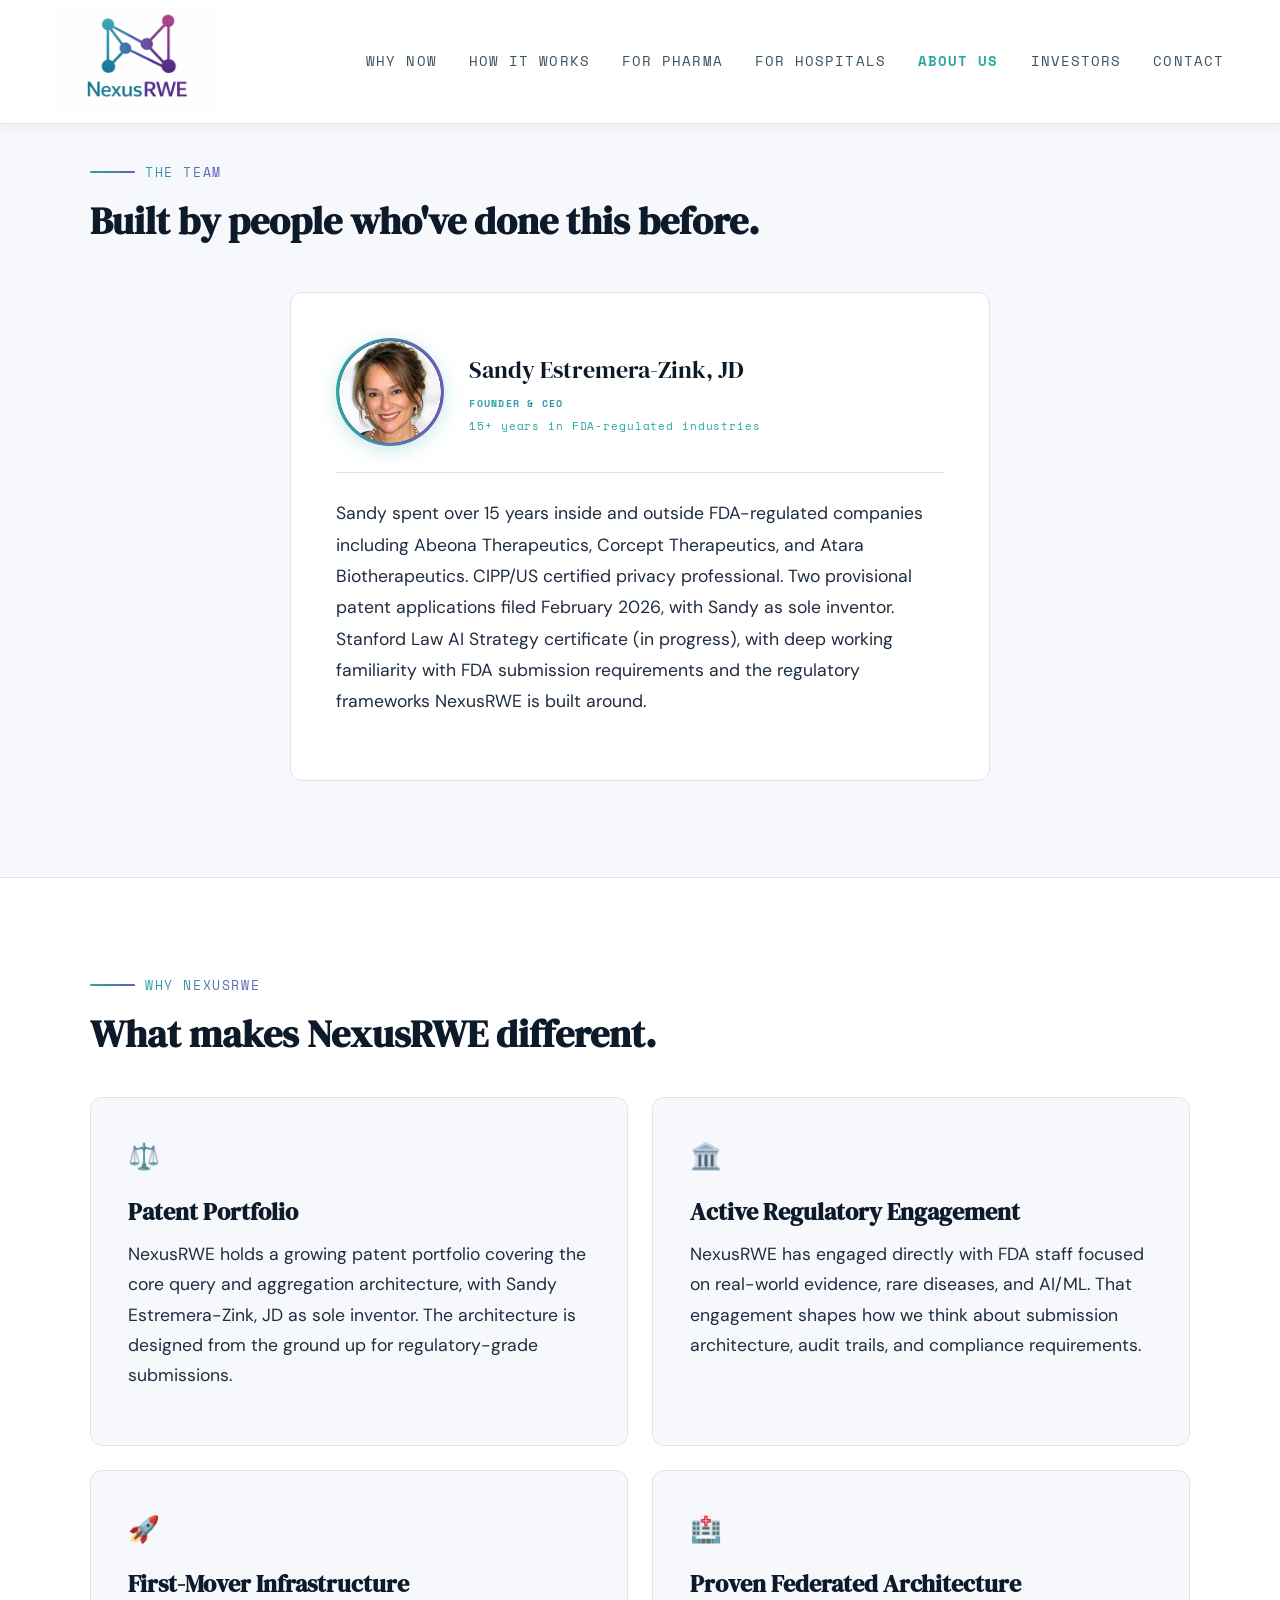
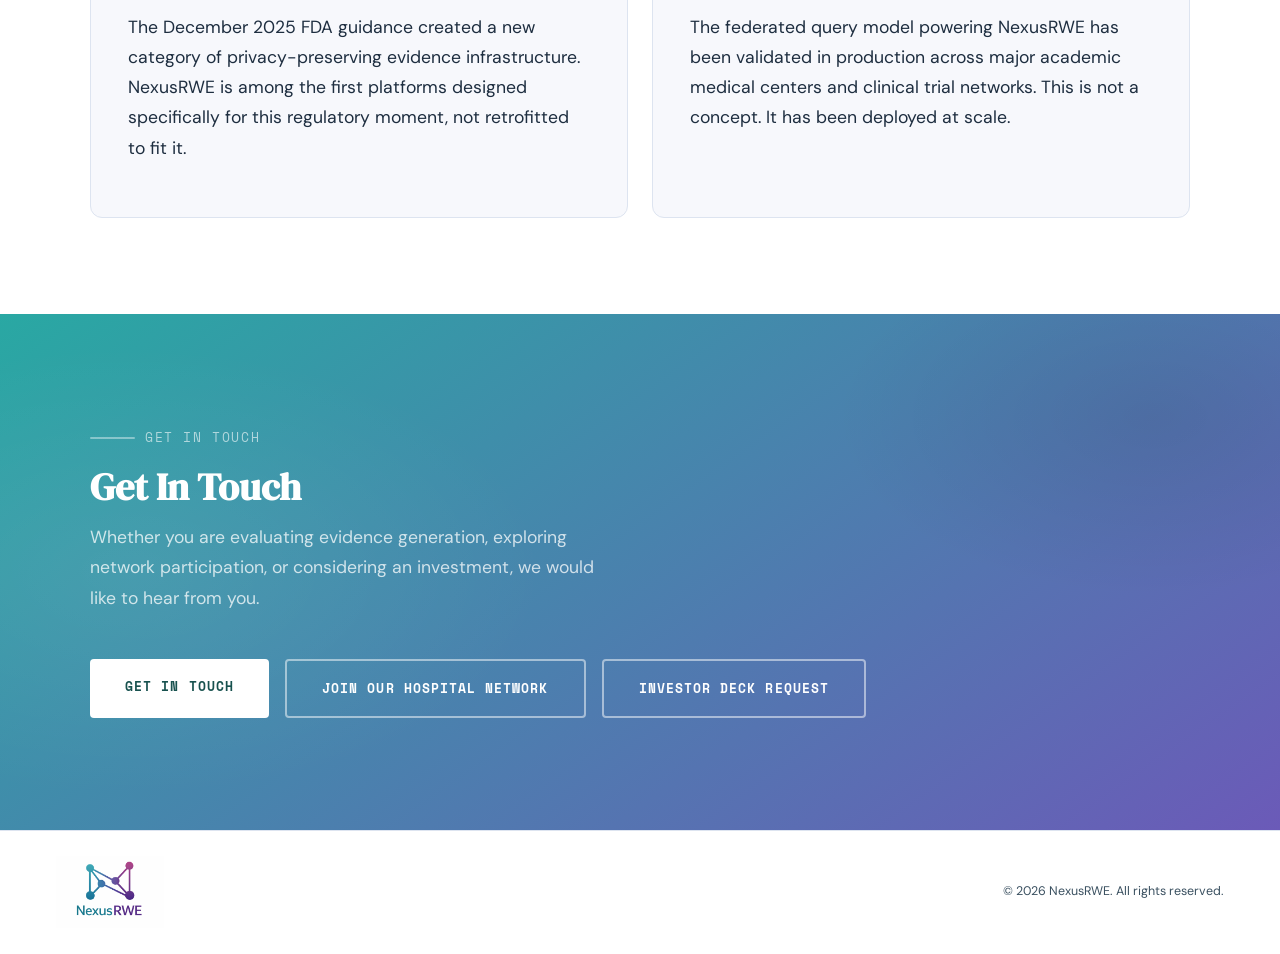
<file: team.html>
﻿<!DOCTYPE html>
<html lang="en">
<head>
<meta charset="UTF-8">
<meta name="viewport" content="width=device-width, initial-scale=1.0">
<title>The Team | NexusRWE</title>
<meta name="description" content="Meet the NexusRWE team. Built by people with deep experience in federated data infrastructure, regulatory affairs, and clinical research.">
<meta name="robots" content="index, follow">
<link rel="canonical" href="https://nexusrwe.com/team.html">
<meta name="theme-color" content="#29A8A3">
<link rel="icon" href="/favicon.png" type="image/png" sizes="32x32">
<link rel="apple-touch-icon" href="/favicon.png">
<link rel="stylesheet" href="styles.css">
<link rel="preconnect" href="https://fonts.googleapis.com">
<link href="https://fonts.googleapis.com/css2?family=DM+Serif+Display:ital@0;1&family=DM+Sans:opsz,wght@9..40,400;9..40,500;9..40,600&family=Space+Mono:wght@400;700&display=swap" rel="stylesheet">
</head>
<body>

<nav>
  <div class="nav-logo">
    <a href="index.html"><img src="nexusIcon.png" alt="NexusRWE"></a>
  </div>
  <div class="nav-links">
    <a href="problem.html">Why Now</a>
    <a href="how.html">How It Works</a>
    <a href="pharma.html">For Pharma</a>
    <a href="hospitals.html">For Hospitals</a>
    <a href="team.html" class="active">About Us</a>
    <a href="investors.html">Investors</a>
    <a href="contact.html">Contact</a>
  </div>
<button class="nav-hamburger" onclick="toggleNav()" aria-label="Toggle menu"><span></span><span></span><span></span></button>
</nav>
<section class="team" id="team">
  <div class="max-w">
    <div class="section-label">
      <span class="grad-line"></span><span class="grad-text">The Team</span>
    </div>
    <h2>Built by people who've done this before.</h2>
    <div class="team-grid">
      <div class="team-card">
        <div class="team-header">
          <div class="photo-ring"><img src="[data-uri]" alt="Sandy Estremera-Zink"></div>
          <div>
            <div class="team-name">Sandy Estremera-Zink, JD</div>
            <div class="team-title">Founder &amp; CEO</div>
            <div class="team-years">15+ years in FDA-regulated industries</div>
          </div>
        </div>
        <p class="team-bio">Sandy spent over 15 years inside and outside FDA-regulated companies including Abeona Therapeutics, Corcept Therapeutics, and Atara Biotherapeutics. CIPP/US certified privacy professional. Two provisional patent applications filed February 2026, with Sandy as sole inventor. Stanford Law AI Strategy certificate (in progress), with deep working familiarity with FDA submission requirements and the regulatory frameworks NexusRWE is built around.</p>
      </div>
    </div>
  </div>
</section>

<section class="why">
  <div class="max-w">
    <div class="section-label">
      <span class="grad-line"></span><span class="grad-text">Why NexusRWE</span>
    </div>
    <h2>What makes NexusRWE different.</h2>
    <div class="why-grid">
      <div class="why-card">
        <div class="why-card-top"></div>
        <div class="why-icon">⚖️</div>
        <h3>Patent Portfolio</h3>
        <p>NexusRWE holds a growing patent portfolio covering the core query and aggregation architecture, with Sandy Estremera-Zink, JD as sole inventor. The architecture is designed from the ground up for regulatory-grade submissions.</p>
      </div>
      <div class="why-card">
        <div class="why-card-top"></div>
        <div class="why-icon">🏛️</div>
        <h3>Active Regulatory Engagement</h3>
        <p>NexusRWE has engaged directly with FDA staff focused on real-world evidence, rare diseases, and AI/ML. That engagement shapes how we think about submission architecture, audit trails, and compliance requirements.</p>
      </div>
      <div class="why-card">
        <div class="why-card-top"></div>
        <div class="why-icon">🚀</div>
        <h3>First-Mover Infrastructure</h3>
        <p>The December 2025 FDA guidance created a new category of privacy-preserving evidence infrastructure. NexusRWE is among the first platforms designed specifically for this regulatory moment, not retrofitted to fit it.</p>
      </div>
      <div class="why-card">
        <div class="why-card-top"></div>
        <div class="why-icon">🏥</div>
        <h3>Proven Federated Architecture</h3>
        <p>The federated query model powering NexusRWE has been validated in production across major academic medical centers and clinical trial networks. This is not a concept. It has been deployed at scale.</p>
      </div>
    </div>
  </div>
</section>

<section class="cta-section" id="contact">
  <div class="max-w">
    <div class="section-label">
      <span class="grad-line" style="background:rgba(255,255,255,0.4);"></span>
      <span style="color:rgba(255,255,255,0.6); font-family:'Space Mono',monospace; font-size:0.82rem; letter-spacing:0.12em; text-transform:uppercase;">Get In Touch</span>
    </div>
    <h2>Get In Touch</h2>
    <p>Whether you are evaluating evidence generation, exploring network participation, or considering an investment, we would like to hear from you.</p>
    <div class="cta-row">
      <a href="contact.html" class="btn btn-white">Get In Touch</a>
      <a href="contact.html" class="btn btn-ghost">Join Our Hospital Network</a>
      <a href="contact.html" class="btn btn-ghost">Investor Deck Request</a>
    </div>
  </div>
</section>
<footer>
  <div class="footer-logo">
    <a href="index.html"><img src="nexusIcon.png" alt="NexusRWE"></a>
  </div>
  <p>&copy; 2026 NexusRWE. All rights reserved.</p>
</footer>

<script>
function toggleNav(){var l=document.querySelector('.nav-links'),b=document.querySelector('.nav-hamburger');l.classList.toggle('open');b.classList.toggle('open');}
document.addEventListener('click',function(e){if(!document.querySelector('nav').contains(e.target)){var l=document.querySelector('.nav-links'),b=document.querySelector('.nav-hamburger');if(l){l.classList.remove('open');}if(b){b.classList.remove('open');}}});
</script>
</body>
</html>
</file>
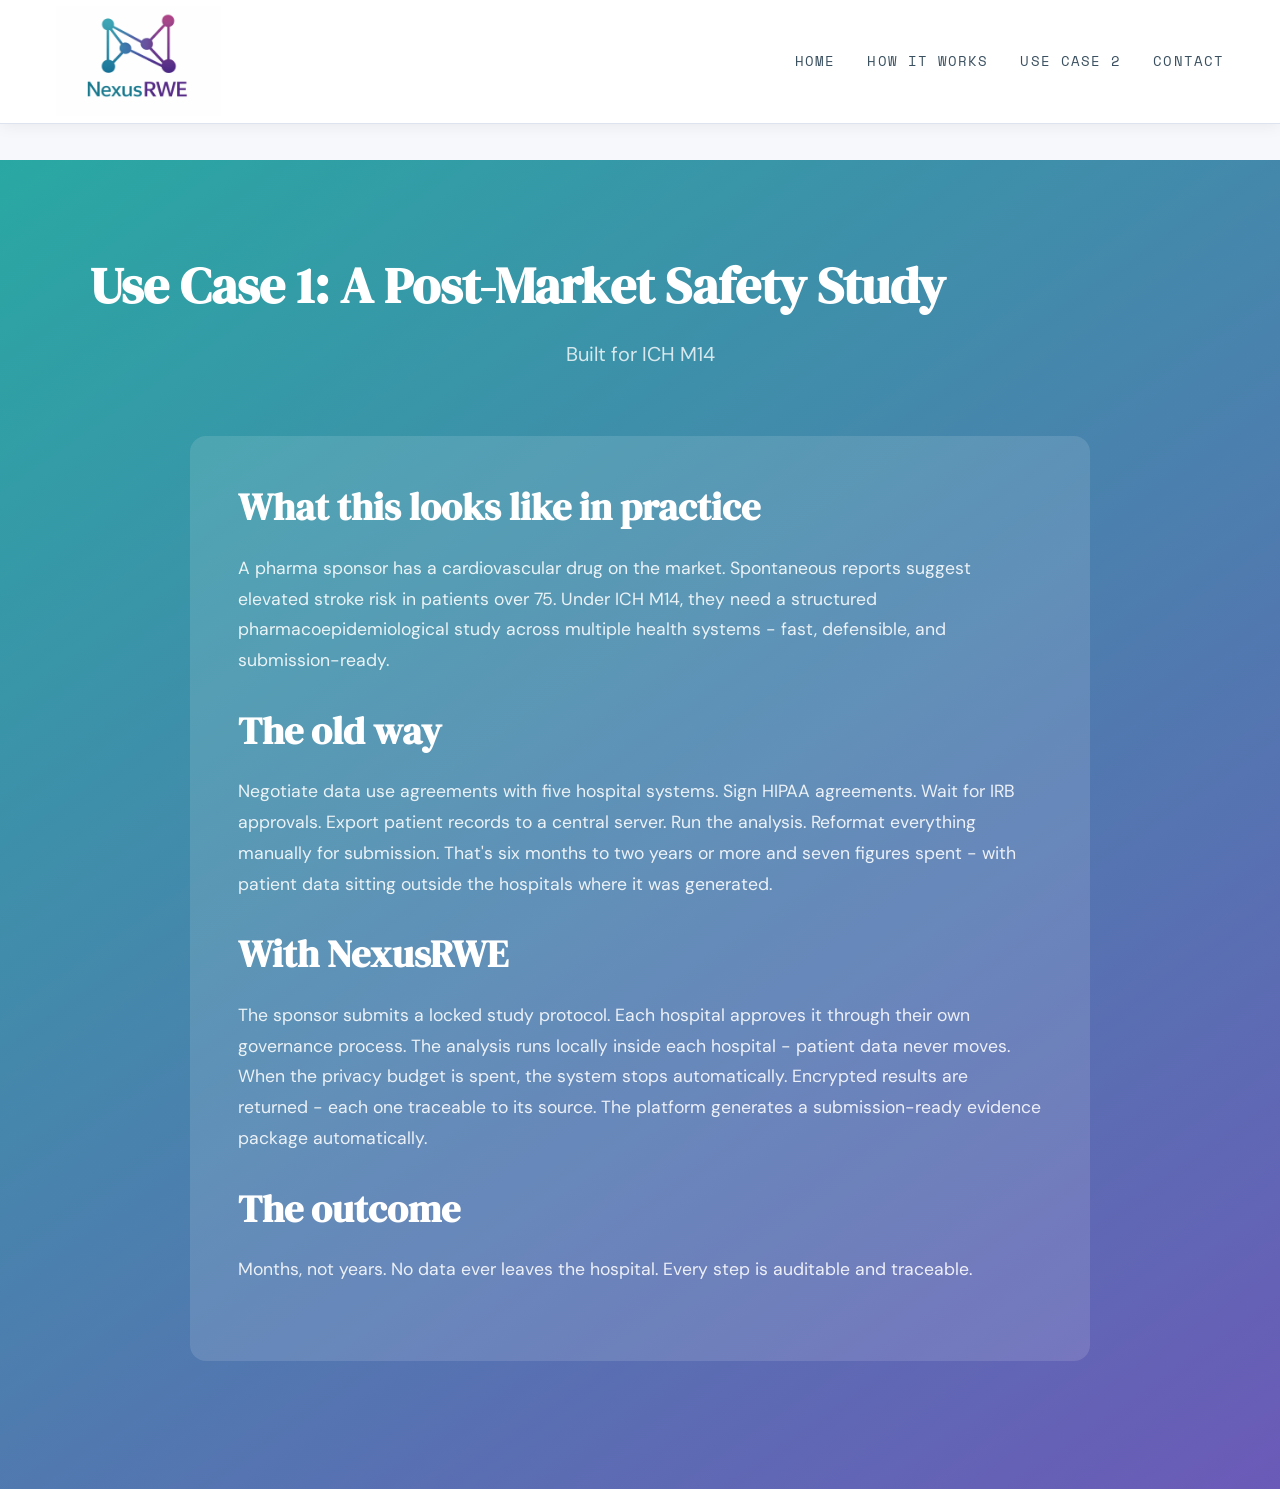
<file: use-case-1.html>
﻿<!DOCTYPE html>
<html lang="en">
<head>
    <meta charset="UTF-8">
    <meta name="viewport" content="width=device-width, initial-scale=1.0">
    <title>Post-Market Safety Study Built for ICH M14 | NexusRWE Use Case</title>
    <meta name="description" content="How a pharma sponsor uses NexusRWE's federated infrastructure to run a multi-site post-market safety study under ICH M14 - submission-ready evidence in months, with no patient data leaving the hospital.">
    <meta name="keywords" content="ICH M14, post-market safety study, pharmacoepidemiology, federated analytics, real-world evidence, eCTD, CDISC, differential privacy, FDA submission">
    <meta name="robots" content="index, follow, max-image-preview:large">
    <link rel="canonical" href="https://nexusrwe.com/use-case-1.html">

    <!-- Open Graph -->
    <meta property="og:type" content="article">
    <meta property="og:site_name" content="NexusRWE">
    <meta property="og:title" content="Post-Market Safety Study Built for ICH M14 | NexusRWE">
    <meta property="og:description" content="A safety signal becomes submission-ready evidence - without moving a single patient record.">
    <meta property="og:url" content="https://nexusrwe.com/use-case-1.html">
    <meta property="og:image" content="https://nexusrwe.com/nexusIcon.png">
    <meta property="og:locale" content="en_US">

    <!-- Twitter Card -->
    <meta name="twitter:card" content="summary_large_image">
    <meta name="twitter:title" content="Post-Market Safety Study Built for ICH M14 | NexusRWE">
    <meta name="twitter:description" content="A safety signal becomes submission-ready evidence - without moving a single patient record.">
    <meta name="twitter:image" content="https://nexusrwe.com/nexusIcon.png">

    <meta name="theme-color" content="#29A8A3">
    <link rel="icon" href="/favicon.png" type="image/png" sizes="32x32">
    <link rel="apple-touch-icon" href="/favicon.png">
    <link rel="stylesheet" href="styles.css">
    <link rel="preconnect" href="https://fonts.googleapis.com">
    <link href="https://fonts.googleapis.com/css2?family=DM+Serif+Display:ital@0;1&family=DM+Sans:opsz,wght@9..40,400;9..40,500;9..40,600&family=Space+Mono:wght@400;700&display=swap" rel="stylesheet">
</head>
<body class="uc-page">

<!-- NAVIGATION (now properly included) -->
<nav>
    <div class="nav-logo">
        <img src="nexusIcon.png" alt="NexusRWE">
    </div>
    <div class="nav-links" style="margin-left:auto;">
        <a href="index.html">Home</a>
        <a href="index.html#how">How it Works</a>
        <a href="use-case-2.html">Use Case 2</a>
        <a href="contact.html">Contact</a>
    </div>
<button class="nav-hamburger" onclick="toggleNav()" aria-label="Toggle menu"><span></span><span></span><span></span></button>
</nav>

<!-- MAIN CONTENT (gradient background) -->
<main style="margin-top:160px; background: linear-gradient(145deg, #29A8A3 0%, #6B5AB8 100%); color: white; padding: 6rem 3.5rem 8rem;">
    <div class="max-w" style="max-width:1100px; margin:0 auto;">
        
        <h1 >
            Use Case 1: A Post-Market Safety Study 
        </h1>
        <p style="text-align:center; font-size:1.25rem; opacity:0.9; margin-bottom:4rem;">
            Built for ICH M14           
        </p>

        <div style="background:rgba(255,255,255,0.12); border-radius:16px; padding:3rem; max-width:900px; margin:0 auto;">
            <h2 >What this looks like in practice</h2>
            <p style="margin-bottom:2rem;">A pharma sponsor has a cardiovascular drug on the market. Spontaneous reports suggest elevated stroke risk in patients over 75. Under ICH M14, they need a structured pharmacoepidemiological study across multiple health systems - fast, defensible, and submission-ready.</p>

            <h2 >The old way</h2>
            <p style="margin-bottom:2rem;">Negotiate data use agreements with five hospital systems. Sign HIPAA agreements. Wait for IRB approvals. Export patient records to a central server. Run the analysis. Reformat everything manually for submission. That's six months to two years or more and seven figures spent - with patient data sitting outside the hospitals where it was generated.</p>

            <h2 >With NexusRWE</h2>
            <p style="margin-bottom:2rem;">The sponsor submits a locked study protocol. Each hospital approves it through their own governance process. The analysis runs locally inside each hospital - patient data never moves. When the privacy budget is spent, the system stops automatically. Encrypted results are returned - each one traceable to its source. The platform generates a submission-ready evidence package automatically.</p>

            <h2 >The outcome</h2>
            <p>Months, not years. No data ever leaves the hospital. Every step is auditable and traceable.</p>
        </div>

        <!-- div style="margin-top:4rem; text-align:center;">
            <a href="index.html" style="display:inline-block; background:white; color:#0d1a2a; padding:1rem 2rem; border-radius:8px; font-weight:700; text-decoration:none; font-family:'Space Mono',monospace; letter-spacing:0.08em; text-transform:uppercase;">← Back to NexusRWE Home</a>
        </div -->
    </div>
</main>

<!-- FOOTER - Paste your footer here if you want it (optional for now) -->

<script>
function toggleNav(){var l=document.querySelector('.nav-links'),b=document.querySelector('.nav-hamburger');l.classList.toggle('open');b.classList.toggle('open');}
document.addEventListener('click',function(e){if(!document.querySelector('nav').contains(e.target)){var l=document.querySelector('.nav-links'),b=document.querySelector('.nav-hamburger');if(l){l.classList.remove('open');}if(b){b.classList.remove('open');}}});
</script>
</body>
</html>
</file>
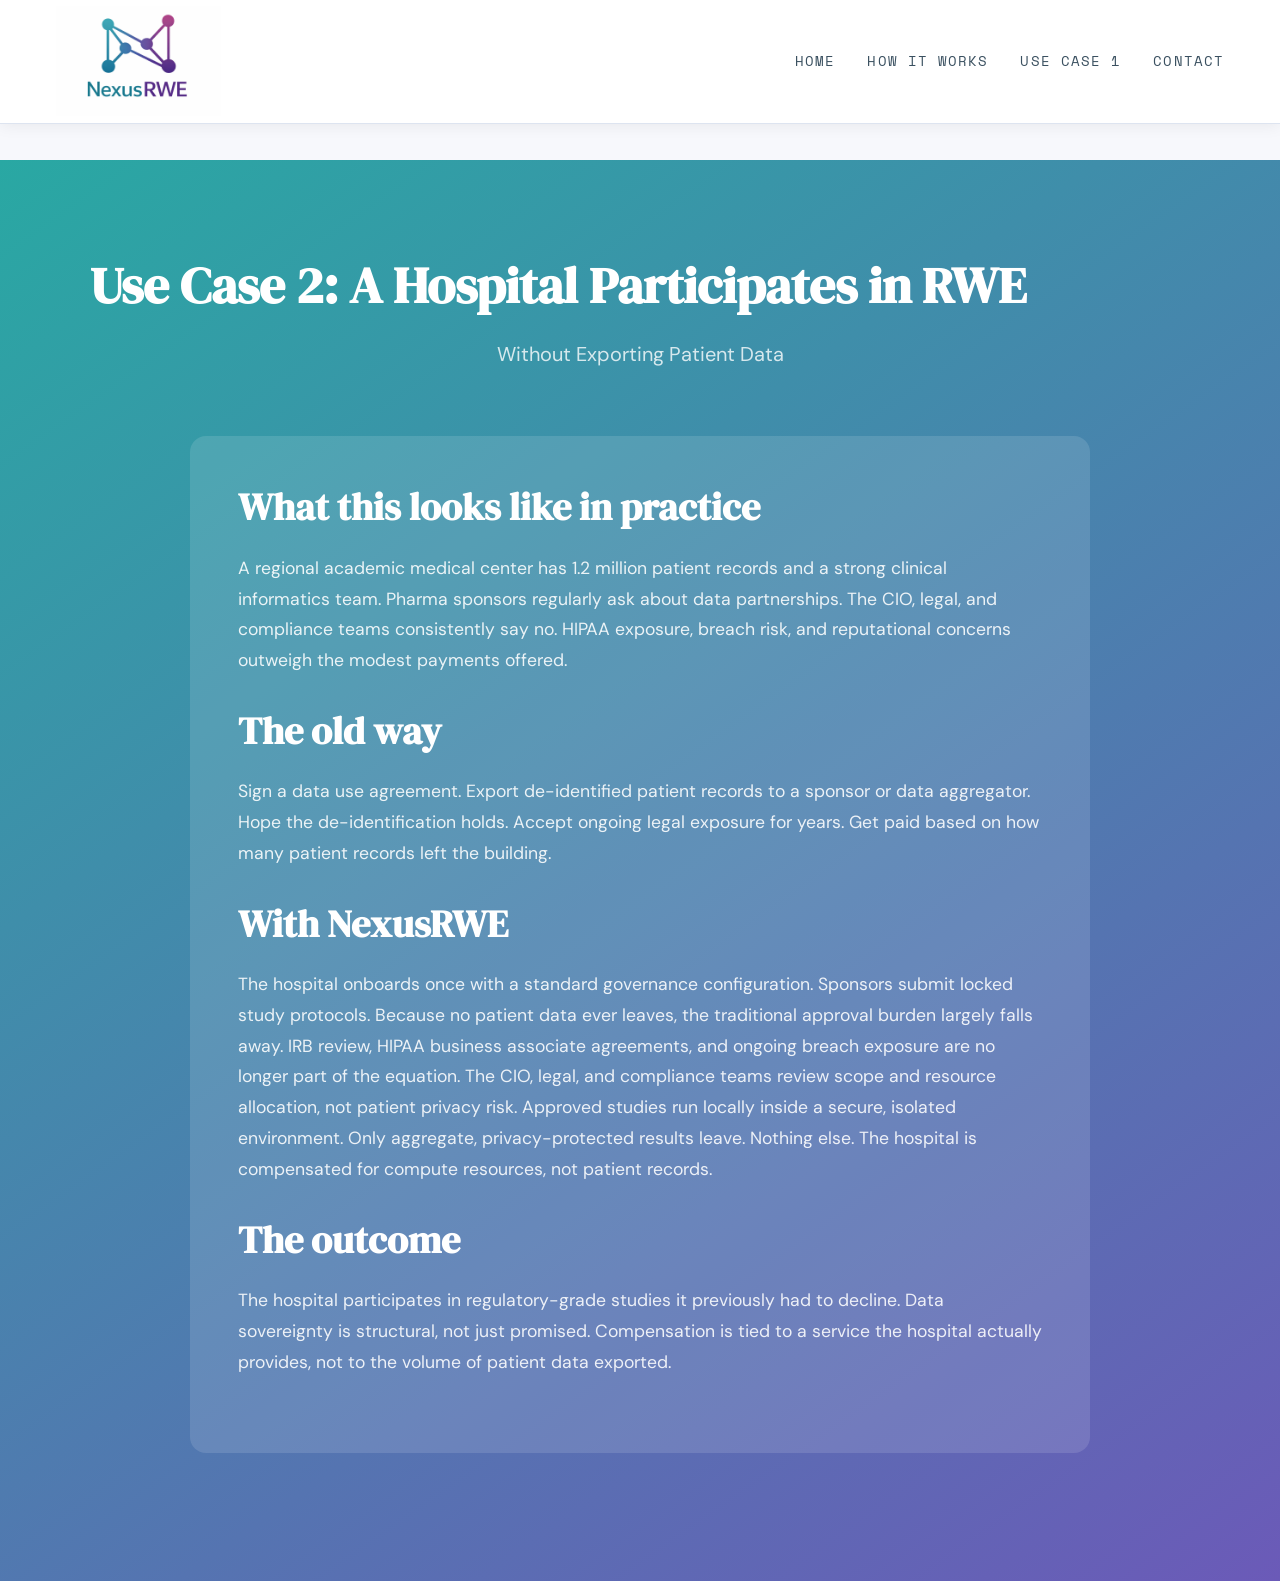
<file: use-case-2.html>
﻿<!DOCTYPE html>
<html lang="en">
<head>
    <meta charset="UTF-8">
    <meta name="viewport" content="width=device-width, initial-scale=1.0">
    <title>Hospital Participation in RWE Without Exporting Patient Data | NexusRWE Use Case</title>
    <meta name="description" content="How an academic medical center participates in regulatory-grade real-world evidence studies through NexusRWE - sponsors run code-signed queries inside an attested local sandbox, and only aggregate, differentially private results leave the hospital.">
    <meta name="keywords" content="hospital data sovereignty, real-world evidence, federated analytics, differential privacy, attested sandbox, HIPAA, anti-kickback, academic medical center, clinical informatics">
    <meta name="robots" content="index, follow, max-image-preview:large">
    <link rel="canonical" href="https://nexusrwe.com/use-case-2.html">

    <!-- Open Graph -->
    <meta property="og:type" content="article">
    <meta property="og:site_name" content="NexusRWE">
    <meta property="og:title" content="Hospital Participation in RWE Without Exporting Patient Data | NexusRWE">
    <meta property="og:description" content="Join a real-world evidence network that respects what your patients shared with you.">
    <meta property="og:url" content="https://nexusrwe.com/use-case-2.html">
    <meta property="og:image" content="https://nexusrwe.com/nexusIcon.png">
    <meta property="og:locale" content="en_US">

    <!-- Twitter Card -->
    <meta name="twitter:card" content="summary_large_image">
    <meta name="twitter:title" content="Hospital Participation in RWE Without Exporting Patient Data | NexusRWE">
    <meta name="twitter:description" content="Join a real-world evidence network that respects what your patients shared with you.">
    <meta name="twitter:image" content="https://nexusrwe.com/nexusIcon.png">

    <meta name="theme-color" content="#29A8A3">
    <link rel="icon" href="/favicon.png" type="image/png" sizes="32x32">
    <link rel="apple-touch-icon" href="/favicon.png">
    <link rel="stylesheet" href="styles.css">
    <link rel="preconnect" href="https://fonts.googleapis.com">
    <link href="https://fonts.googleapis.com/css2?family=DM+Serif+Display:ital@0;1&family=DM+Sans:opsz,wght@9..40,400;9..40,500;9..40,600&family=Space+Mono:wght@400;700&display=swap" rel="stylesheet">
</head>
<body class="uc-page">

<!-- NAVIGATION (now properly included) -->
<nav>
    <div class="nav-logo">
        <img src="nexusIcon.png" alt="NexusRWE">
    </div>
    <div class="nav-links" style="margin-left:auto;">
        <a href="index.html">Home</a>
        <a href="index.html#how">How it Works</a>
        <a href="use-case-1.html">Use Case 1</a>
        <a href="contact.html">Contact</a>
    </div>
<button class="nav-hamburger" onclick="toggleNav()" aria-label="Toggle menu"><span></span><span></span><span></span></button>
</nav>

<!-- MAIN CONTENT (gradient background) -->
<main style="margin-top:160px; background: linear-gradient(145deg, #29A8A3 0%, #6B5AB8 100%); color: white; padding: 6rem 3.5rem 8rem;">
    <div class="max-w" style="max-width:1100px; margin:0 auto;">
        
        <h1 >
            Use Case 2: A Hospital Participates in RWE
        </h1>
        <p style="text-align:center; font-size:1.25rem; opacity:0.9; margin-bottom:4rem;">
            Without Exporting Patient Data
        </p>

        <div style="background:rgba(255,255,255,0.12); border-radius:16px; padding:3rem; max-width:900px; margin:0 auto;">
            <h2 >What this looks like in practice</h2>
            <p style="margin-bottom:2rem;">A regional academic medical center has 1.2 million patient records and a strong clinical informatics team. Pharma sponsors regularly ask about data partnerships. The CIO, legal, and compliance teams consistently say no. HIPAA exposure, breach risk, and reputational concerns outweigh the modest payments offered.</p>

            <h2 >The old way</h2>
            <p style="margin-bottom:2rem;">Sign a data use agreement. Export de-identified patient records to a sponsor or data aggregator. Hope the de-identification holds. Accept ongoing legal exposure for years. Get paid based on how many patient records left the building.</p>

            <h2 >With NexusRWE</h2>
            <p style="margin-bottom:2rem;">The hospital onboards once with a standard governance configuration. Sponsors submit locked study protocols. Because no patient data ever leaves, the traditional approval burden largely falls away. IRB review, HIPAA business associate agreements, and ongoing breach exposure are no longer part of the equation. The CIO, legal, and compliance teams review scope and resource allocation, not patient privacy risk. Approved studies run locally inside a secure, isolated environment. Only aggregate, privacy-protected results leave. Nothing else. The hospital is compensated for compute resources, not patient records.</p>

            <h2 >The outcome</h2>
            <p>The hospital participates in regulatory-grade studies it previously had to decline. Data sovereignty is structural, not just promised. Compensation is tied to a service the hospital actually provides, not to the volume of patient data exported.</p>
        </div>

        <!-- div style="margin-top:4rem; text-align:center;">
            <a href="index.html" style="display:inline-block; background:white; color:#0d1a2a; padding:1rem 2rem; border-radius:8px; font-weight:700; text-decoration:none; font-family:'Space Mono',monospace; letter-spacing:0.08em; text-transform:uppercase;">← Back to NexusRWE Home</a>
        </div -->
    </div>
</main>

<!-- FOOTER - Paste your footer here if you want it (optional for now) -->

<script>
function toggleNav(){var l=document.querySelector('.nav-links'),b=document.querySelector('.nav-hamburger');l.classList.toggle('open');b.classList.toggle('open');}
document.addEventListener('click',function(e){if(!document.querySelector('nav').contains(e.target)){var l=document.querySelector('.nav-links'),b=document.querySelector('.nav-hamburger');if(l){l.classList.remove('open');}if(b){b.classList.remove('open');}}});
</script>
</body>
</html>
</file>
<file: styles.css>
/* =============================================================
   NexusRWE — Shared Stylesheet
   Reference base: problem.html
   ============================================================= */

/* RESET */
*, *::before, *::after { box-sizing:border-box; margin:0; padding:0; }

/* VARIABLES */
:root {
  --teal:#29A8A3; --teal-dk:#1b7e7a; --teal-xdk:#104c49;
  --teal-lt:#d0f0ee; --teal-xlt:#edfaf9; --purple:#6B5AB8;
  --purple-dk:#4e3f8e; --purple-lt:#e2ddf5; --purple-xlt:#f2f0fc;
  --grad:linear-gradient(90deg,#29A8A3 0%,#6B5AB8 100%);
  --grad-v:linear-gradient(145deg,#29A8A3 0%,#6B5AB8 100%);
  --bg:#f7f8fc; --white:#ffffff; --text:#0d1a2a;
  --text-2:#1e2e40; --text-3:#3a5060; --border:#dde4f0;
}

/* BASE */
html { scroll-behavior:smooth; overflow-x:hidden; }
body { background:var(--bg); color:var(--text); font-family:'DM Sans',sans-serif; font-size:18px; font-weight:400; line-height:1.75; overflow-x:hidden; }

/* NAV */
nav {
  position:fixed; top:0; left:0; right:0; z-index:100;
  display:flex; align-items:center; justify-content:space-between;
  padding:0.4rem 3.5rem; background:rgba(255,255,255,0.97);
  backdrop-filter:blur(10px); border-bottom:1px solid var(--border);
  box-shadow:0 1px 16px rgba(0,0,0,0.07);
}
.nav-logo img { height:110px; display:block; }
.nav-links { display:flex; gap:2rem; align-items:center; }
.nav-links a { font-family:'Space Mono',monospace; font-size:0.85rem; letter-spacing:0.08em; text-transform:uppercase; color:var(--text-3); text-decoration:none; transition:color 0.2s; }
.nav-links a:hover { color:var(--teal); }
.nav-links a.active { color:var(--teal); font-weight:700; }
.nav-cta { background:var(--grad) !important; color:#fff !important; padding:0.55rem 1.4rem; border-radius:4px; font-weight:700 !important; transition:opacity 0.2s !important; }
.nav-cta:hover { opacity:0.85 !important; }

/* HAMBURGER */
.nav-hamburger { display:none; flex-direction:column; justify-content:space-between; width:24px; height:18px; background:none; border:none; cursor:pointer; padding:0; flex-shrink:0; }
.nav-hamburger span { display:block; width:100%; height:2px; background:var(--text); border-radius:2px; transition:all 0.25s; }
.nav-hamburger.open span:nth-child(1) { transform:translateY(8px) rotate(45deg); }
.nav-hamburger.open span:nth-child(2) { opacity:0; }
.nav-hamburger.open span:nth-child(3) { transform:translateY(-8px) rotate(-45deg); }

/* BUTTONS */
.btn { font-family:'Space Mono',monospace; font-size:0.82rem; letter-spacing:0.08em; text-transform:uppercase; font-weight:700; padding:1rem 2.2rem; border-radius:4px; text-decoration:none; display:inline-block; transition:all 0.18s; border:none; cursor:pointer; white-space:nowrap; }
.btn-grad { background:var(--grad); color:#fff; box-shadow:0 4px 16px rgba(41,168,163,0.22); }
.btn-grad:hover { opacity:0.88; transform:translateY(-2px); }
.btn-outline { background:transparent; color:var(--teal-dk); border:2px solid var(--teal); }
.btn-outline:hover { background:var(--teal-xlt); transform:translateY(-2px); }
.btn-outline-purple { background:transparent; color:var(--purple-dk); border:2px solid var(--purple); }
.btn-outline-purple:hover { background:var(--purple-xlt); transform:translateY(-2px); }
.btn-white { background:#fff; color:var(--teal-xdk); font-weight:700; }
.btn-white:hover { background:var(--teal-lt); transform:translateY(-2px); }
.btn-ghost { background:transparent; color:#fff; border:2px solid rgba(255,255,255,0.5); }
.btn-ghost:hover { background:rgba(255,255,255,0.12); border-color:#fff; }

/* LAYOUT */
section { padding:6rem 3.5rem; }
.max-w { max-width:1100px; margin:0 auto; }
.section-label { font-family:'Space Mono',monospace; font-size:0.82rem; letter-spacing:0.12em; text-transform:uppercase; margin-bottom:0.9rem; display:flex; align-items:center; gap:0.65rem; }
.grad-text { background:var(--grad); -webkit-background-clip:text; -webkit-text-fill-color:transparent; background-clip:text; }
.grad-line { display:inline-block; width:2.8rem; height:2px; background:var(--grad); border-radius:1px; flex-shrink:0; }
.cta-row { display:flex; flex-wrap:wrap; gap:1rem; }

/* TYPOGRAPHY */
h1 { font-family:'DM Serif Display',serif; font-size:clamp(2.5rem,4vw,3.5rem); line-height:1.15; color:var(--text); margin-bottom:1.4rem; }
h2 { font-family:'DM Serif Display',serif; font-size:clamp(1.8rem,3vw,2.5rem); color:var(--text); line-height:1.2; margin-bottom:1.4rem; margin-top:2rem; }
h2:first-of-type { margin-top:0; }
h3 { font-family:'DM Serif Display',serif; font-size:1.5rem; line-height:1.3; margin-bottom:1rem; }
h4 { font-family:'Space Mono',monospace; font-size:1.1rem; font-weight:700; line-height:1.4; margin-bottom:0.5rem; }
p { font-size:1.1rem; color:var(--text-2); line-height:1.75; margin-bottom:1.1rem; }

/* FOOTER */
footer { background:#ffffff; padding:1.6rem 3.5rem; display:flex; justify-content:space-between; align-items:center; border-top:1px solid var(--border); }
.footer-logo img { height:72px; display:block; }
footer p { font-size:0.78rem; color:var(--text-3); margin:0; }

/* PROBLEM PAGE */
.problem { background:var(--bg); border-top:1px solid var(--border); border-bottom:1px solid var(--border); padding-top:10rem; }
.problem p { margin-bottom:1.1rem; max-width:780px; }
.callout { border-radius:12px; padding:3rem; background:var(--grad-v); box-shadow:0 10px 36px rgba(41,168,163,0.22); max-width:780px; }
.callout p { font-family:'DM Serif Display',serif; font-size:1.55rem; color:#fff; line-height:1.45; margin:0; }

/* HOW IT WORKS */
.how { background:var(--grad-v); padding-top:10rem; }
.how h2 { color:#fff; }
.how-lead { color:rgba(255,255,255,0.78); max-width:580px; margin-bottom:0; }
.steps { display:grid; grid-template-columns:repeat(4,1fr); margin-top:3rem; border-radius:12px; overflow:hidden; border:1px solid rgba(255,255,255,0.15); }
.step { padding:2.5rem 2rem; border-right:1px solid rgba(255,255,255,0.12); background:rgba(255,255,255,0.08); transition:background 0.2s; }
.step:last-child { border-right:none; }
.step:hover { background:rgba(255,255,255,0.14); }
.step-num { font-family:'Space Mono',monospace; font-size:0.82rem; font-weight:700; color:rgba(255,255,255,0.5); margin-bottom:1rem; }
.step h3 { font-family:'DM Serif Display',serif; color:#fff; margin-bottom:0.75rem; }
.step p { color:rgba(255,255,255,0.75); line-height:1.68; }

/* PHARMA & HOSPITAL PAGES */
.intro-section { background:var(--white); border-top:1px solid var(--border); padding-top:10rem; padding-bottom:0; }
.main-section { background:var(--white); padding-top:3rem; }
.use-case-list { display:flex; flex-direction:column; gap:0.75rem; margin:1.5rem 0 2.5rem; }
.use-case-item { display:flex; align-items:flex-start; gap:0.85rem; font-size:1.1rem; color:var(--text-2); }
.uc-dot { width:8px; height:8px; border-radius:50%; flex-shrink:0; margin-top:0.45rem; background:var(--grad); }
.divider-section { background:var(--bg); border-top:1px solid var(--border); border-bottom:1px solid var(--border); padding:3rem 3.5rem; }
.divider-section p { font-family:'Space Mono',monospace; font-size:0.82rem; letter-spacing:0.14em; text-transform:uppercase; color:var(--text-3); margin:0; }
.use-case-section { background:var(--grad-v); padding:6rem 3.5rem; color:#fff; }
.use-case-section h2 { color:#fff; }
.use-case-section h3 { font-family:'DM Serif Display',serif; color:#fff; line-height:1.2; margin-bottom:0.5rem; }
.use-case-section .eyebrow { font-family:'Space Mono',monospace; font-size:0.8rem; letter-spacing:0.12em; text-transform:uppercase; color:rgba(255,255,255,0.65); margin-bottom:1rem; }
.use-case-section p { color:rgba(255,255,255,0.88); margin-bottom:1.1rem; }
.use-case-section p:last-of-type { margin-bottom:0; }
.uc-block { background:rgba(255,255,255,0.1); border-radius:12px; padding:2rem 2.5rem; margin-top:2.5rem; }
.uc-block h3 { color:#fff; margin-top:0; margin-bottom:0.75rem; }

/* TEAM PAGE */
.team { background:var(--bg); border-top:1px solid var(--border); padding-top:10rem; }
.team-grid { display:grid; grid-template-columns:1fr; gap:2rem; margin:3rem auto 0 auto; max-width:700px; }
.team-card { background:var(--white); border:1px solid var(--border); border-radius:12px; padding:2.8rem; transition:box-shadow 0.2s; }
.team-card:hover { box-shadow:0 10px 36px rgba(0,0,0,0.08); }
.team-header { display:flex; align-items:center; gap:1.6rem; margin-bottom:1.6rem; padding-bottom:1.6rem; border-bottom:1px solid var(--border); }
.photo-ring { width:108px; height:108px; border-radius:50%; flex-shrink:0; background:var(--grad); padding:3px; box-shadow:0 4px 18px rgba(41,168,163,0.25); }
.photo-ring img { width:100%; height:100%; border-radius:50%; object-fit:cover; display:block; }
.team-name { font-family:'DM Serif Display',serif; font-size:1.5rem; color:var(--text); margin-bottom:0.2rem; }
.team-title { font-family:'Space Mono',monospace; font-size:0.65rem; letter-spacing:0.12em; text-transform:uppercase; font-weight:700; background:var(--grad); -webkit-background-clip:text; -webkit-text-fill-color:transparent; background-clip:text; }
.team-years { font-family:'Space Mono',monospace; font-size:0.68rem; color:var(--teal); letter-spacing:0.08em; margin-top:0.3rem; }
.team-bio { color:var(--text-2); line-height:1.78; }
.why { background:var(--white); border-top:1px solid var(--border); }
.why-grid { display:grid; grid-template-columns:1fr 1fr; gap:1.5rem; margin-top:2.5rem; }
.why-card { border:1.5px solid var(--border); border-radius:12px; padding:2.3rem; background:var(--bg); transition:all 0.22s; position:relative; overflow:hidden; }
.why-card-top { position:absolute; top:0; left:0; right:0; height:3px; background:var(--grad); transform:scaleX(0); transform-origin:left; transition:transform 0.3s ease; }
.why-card:hover .why-card-top { transform:scaleX(1); }
.why-card:hover { box-shadow:0 8px 28px rgba(41,168,163,0.1); border-color:var(--teal-lt); }
.why-icon { font-size:1.6rem; margin-bottom:1rem; }
.why-card h3 { font-family:'DM Serif Display',serif; color:var(--text); margin-bottom:0.75rem; }
.why-card p { color:var(--text-2); line-height:1.72; }
.cta-section { background:var(--grad-v); padding:7rem 3.5rem; position:relative; overflow:hidden; }
.cta-section::before { content:''; position:absolute; inset:0; pointer-events:none; background:radial-gradient(ellipse 60% 80% at 10% 50%,rgba(255,255,255,0.07) 0%,transparent 55%), radial-gradient(ellipse 50% 70% at 90% 20%,rgba(0,0,0,0.08) 0%,transparent 50%); }
.cta-section h2 { color:#fff; margin-bottom:0.75rem; }
.cta-section > .max-w > p { color:rgba(255,255,255,0.75); max-width:520px; margin:0 0 2.8rem; }

/* STORY SECTION */
.story-section { background:var(--white); border-top:1px solid var(--border); padding-top:10rem; }

/* HERO (index.html) */
.hero { min-height:100vh; display:flex; flex-direction:column; justify-content:center; padding:11rem 3.5rem 7rem; position:relative; overflow:hidden; background:var(--white); }
.hero-bg { position:absolute; inset:0; pointer-events:none; background: radial-gradient(ellipse 65% 70% at 95% 15%,rgba(41,168,163,0.1) 0%,transparent 60%), radial-gradient(ellipse 55% 60% at 85% 85%,rgba(107,90,184,0.08) 0%,transparent 55%), radial-gradient(ellipse 40% 45% at 5% 55%,rgba(41,168,163,0.05) 0%,transparent 50%); }
.hero-eyebrow { font-family:'Space Mono',monospace; font-size:0.82rem; letter-spacing:0.12em; text-transform:uppercase; margin-bottom:1.5rem; display:flex; align-items:center; gap:0.85rem; }
.hero h1 { font-family:'DM Serif Display',serif; font-size:clamp(3rem,5.5vw,5rem); line-height:1.1; color:var(--text); max-width:730px; margin-bottom:1.4rem; }
.hero h1 em { background:var(--grad); -webkit-background-clip:text; -webkit-text-fill-color:transparent; background-clip:text; font-style:italic; }
.hero-sub { font-size:1.2rem; color:var(--text-2); max-width:580px; margin-bottom:0.9rem; line-height:1.7; }
.fact-badge { display:inline-flex; align-items:center; gap:0.7rem; font-size:0.88rem; color:var(--text-3); margin-bottom:2.6rem; background:var(--white); border:1.5px solid var(--teal-lt); padding:0.5rem 1.2rem; border-radius:20px; box-shadow:0 2px 12px rgba(41,168,163,0.1); }
.badge-dot { width:8px; height:8px; border-radius:50%; background:var(--grad); flex-shrink:0; }

/* USE CASE PAGES */
.uc-page h1 { color:#fff; }
.uc-page h2 { color:#fff; }
.uc-page h3 { color:#fff; }
.uc-page main p { color:rgba(255,255,255,0.88); margin-bottom:1.75rem; }

/* RESPONSIVE — nav breakpoint (many items need room until 900px) */
@media(max-width:900px) {
  nav { padding:0.4rem 1.5rem; }
  .nav-logo img { height:72px; }
  .nav-hamburger { display:flex; }
  .nav-links { display:none; position:absolute; top:100%; left:0; right:0; background:rgba(255,255,255,0.98); backdrop-filter:blur(10px); flex-direction:column; align-items:flex-start; padding:1.5rem 1.5rem 2rem; gap:1.2rem; border-bottom:1px solid var(--border); box-shadow:0 8px 24px rgba(0,0,0,0.08); }
  .nav-links.open { display:flex !important; }
  .nav-links a { font-size:1rem; padding:0.35rem 0; }
}

/* RESPONSIVE — mobile layout, grids, fonts */
@media(max-width:768px) {
  /* Section padding: 1.5rem sides */
  section { padding:2.5rem 1.5rem; }
  .divider-section { padding:1.5rem; }
  footer { flex-direction:column; gap:1rem; text-align:center; padding:1.5rem; }

  /* First-section nav clearance (reduced from 10rem) */
  .problem { padding-top:6rem; }
  .how { padding-top:6rem; }
  .team { padding-top:6rem; }
  .intro-section { padding-top:6rem; }
  .story-section { padding-top:6rem; }
  .hero { padding:6rem 1.5rem 3rem; }

  /* Font sizes scale down */
  h1 { font-size:2rem; line-height:1.2; }
  h2 { font-size:1.5rem; line-height:1.25; }
  h3 { font-size:1.2rem; }

  /* All grids → single column */
  .problem-grid { grid-template-columns:1fr; gap:1.5rem; }
  .steps { grid-template-columns:1fr; }
  .step { border-right:none; border-bottom:1px solid rgba(255,255,255,0.1); }
  .team-grid { grid-template-columns:1fr; gap:1.5rem; }
  .why-grid { grid-template-columns:1fr; gap:1rem; }

  /* Cards */
  .team-card { padding:1.5rem; }
  .uc-block { padding:1.5rem; }

  /* Buttons full width */
  .btn { display:block; width:100%; text-align:center; box-sizing:border-box; }
  .cta-row { flex-direction:column; }

  /* Use-case pages: override inline-styled main element */
  .uc-page main { margin-top:72px !important; padding:3rem 1.5rem 4rem !important; }
}
</file>
